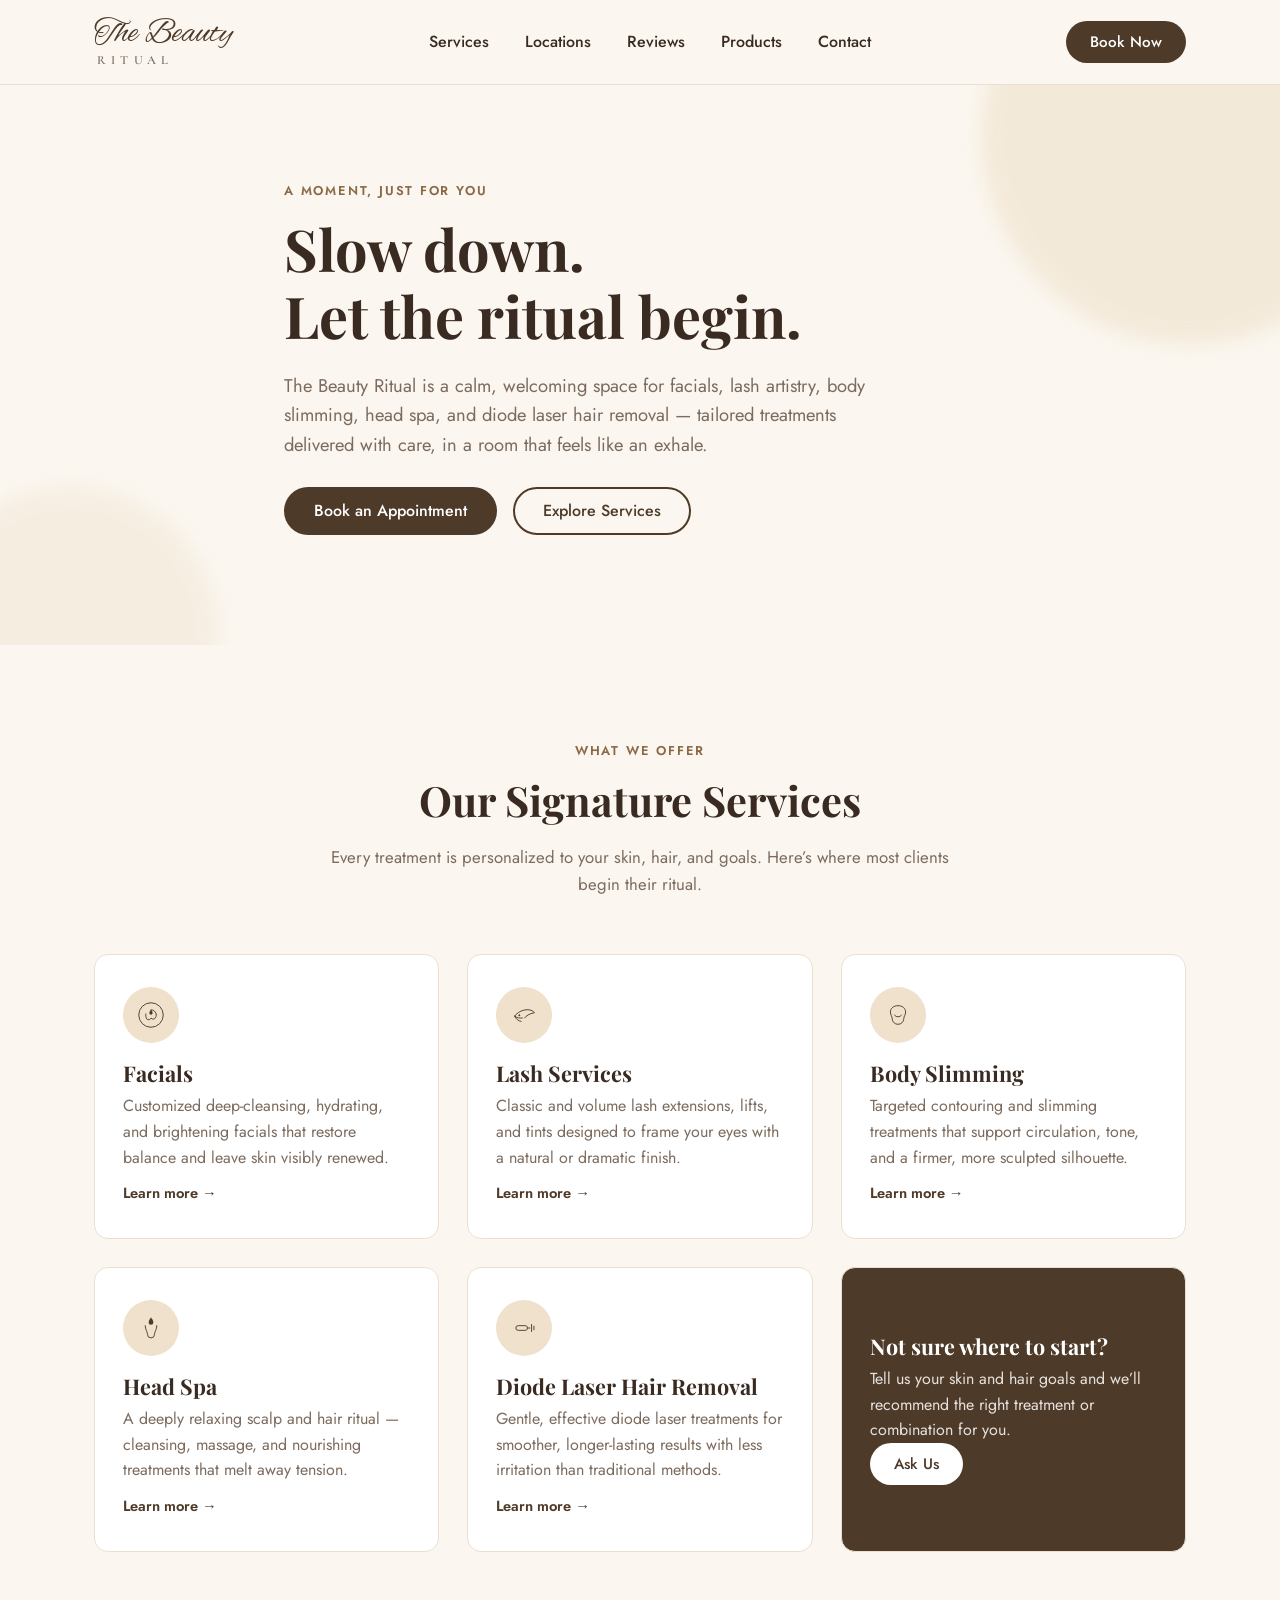
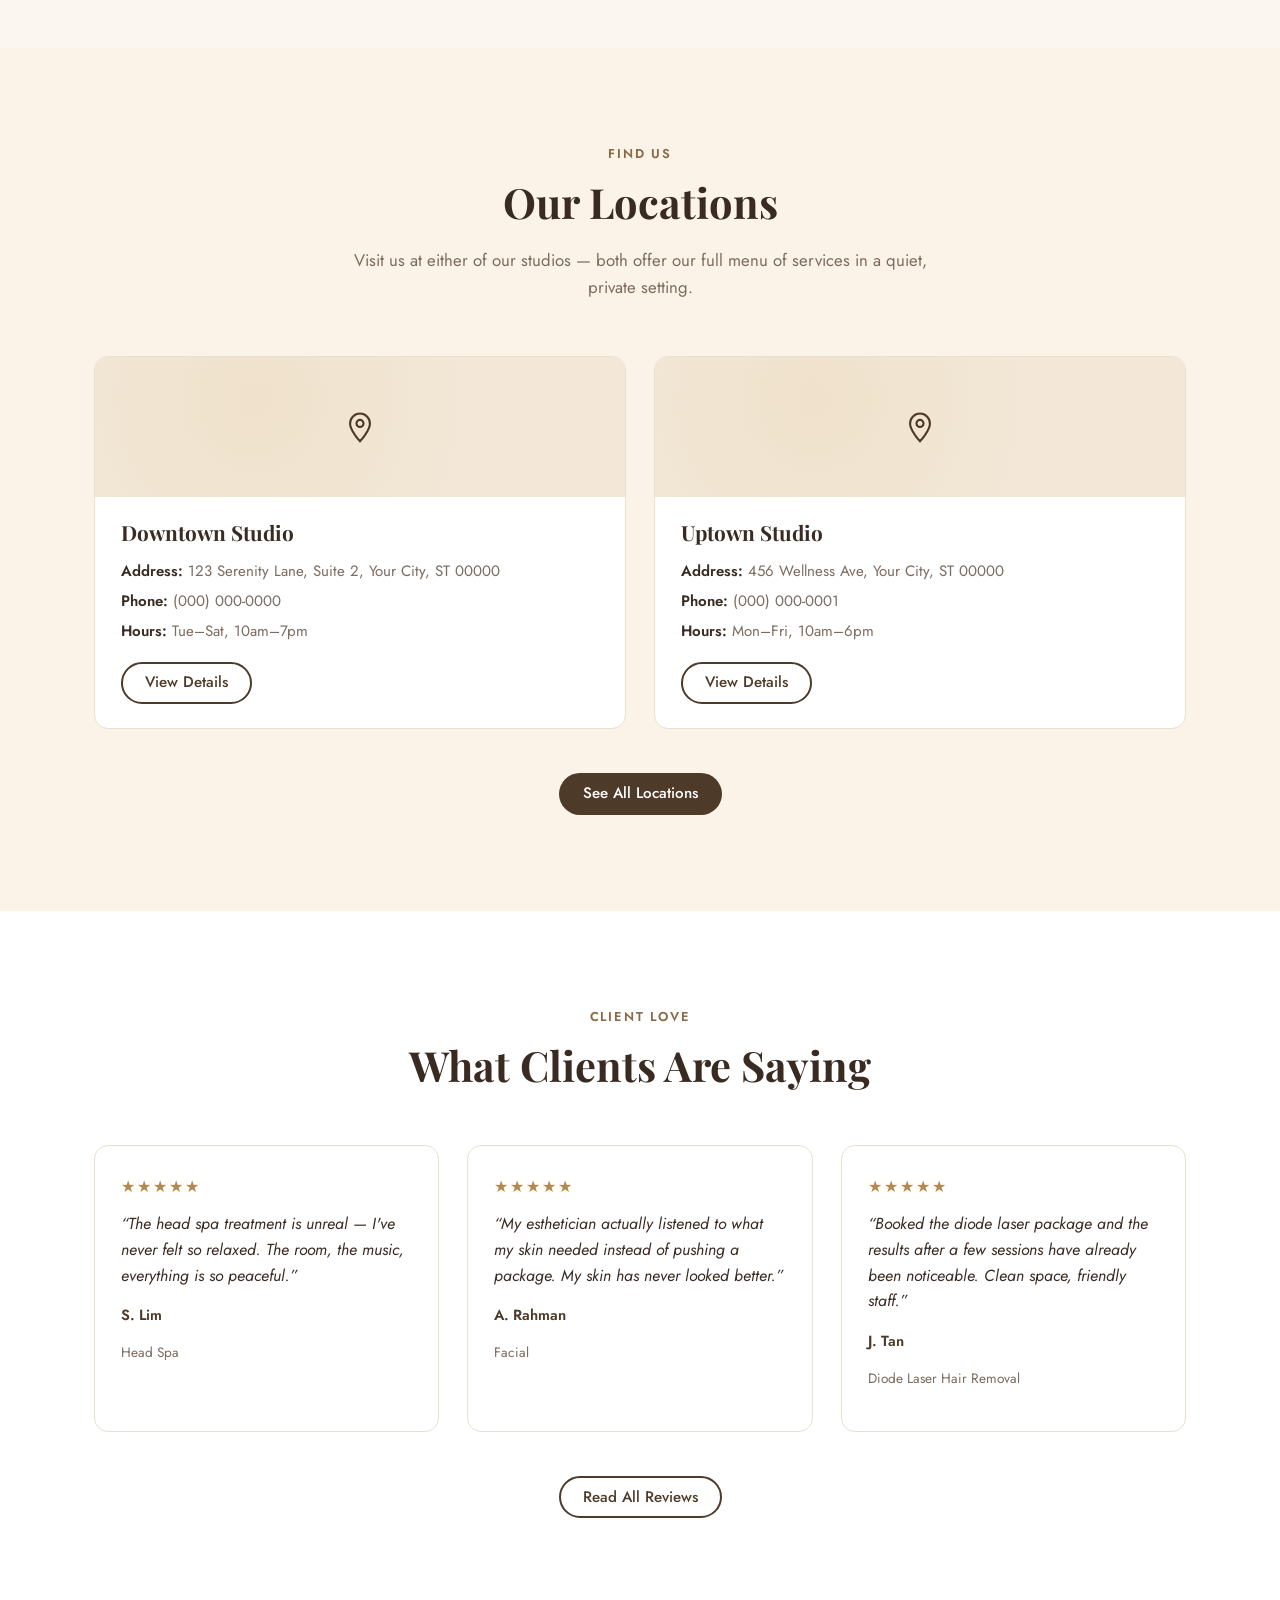
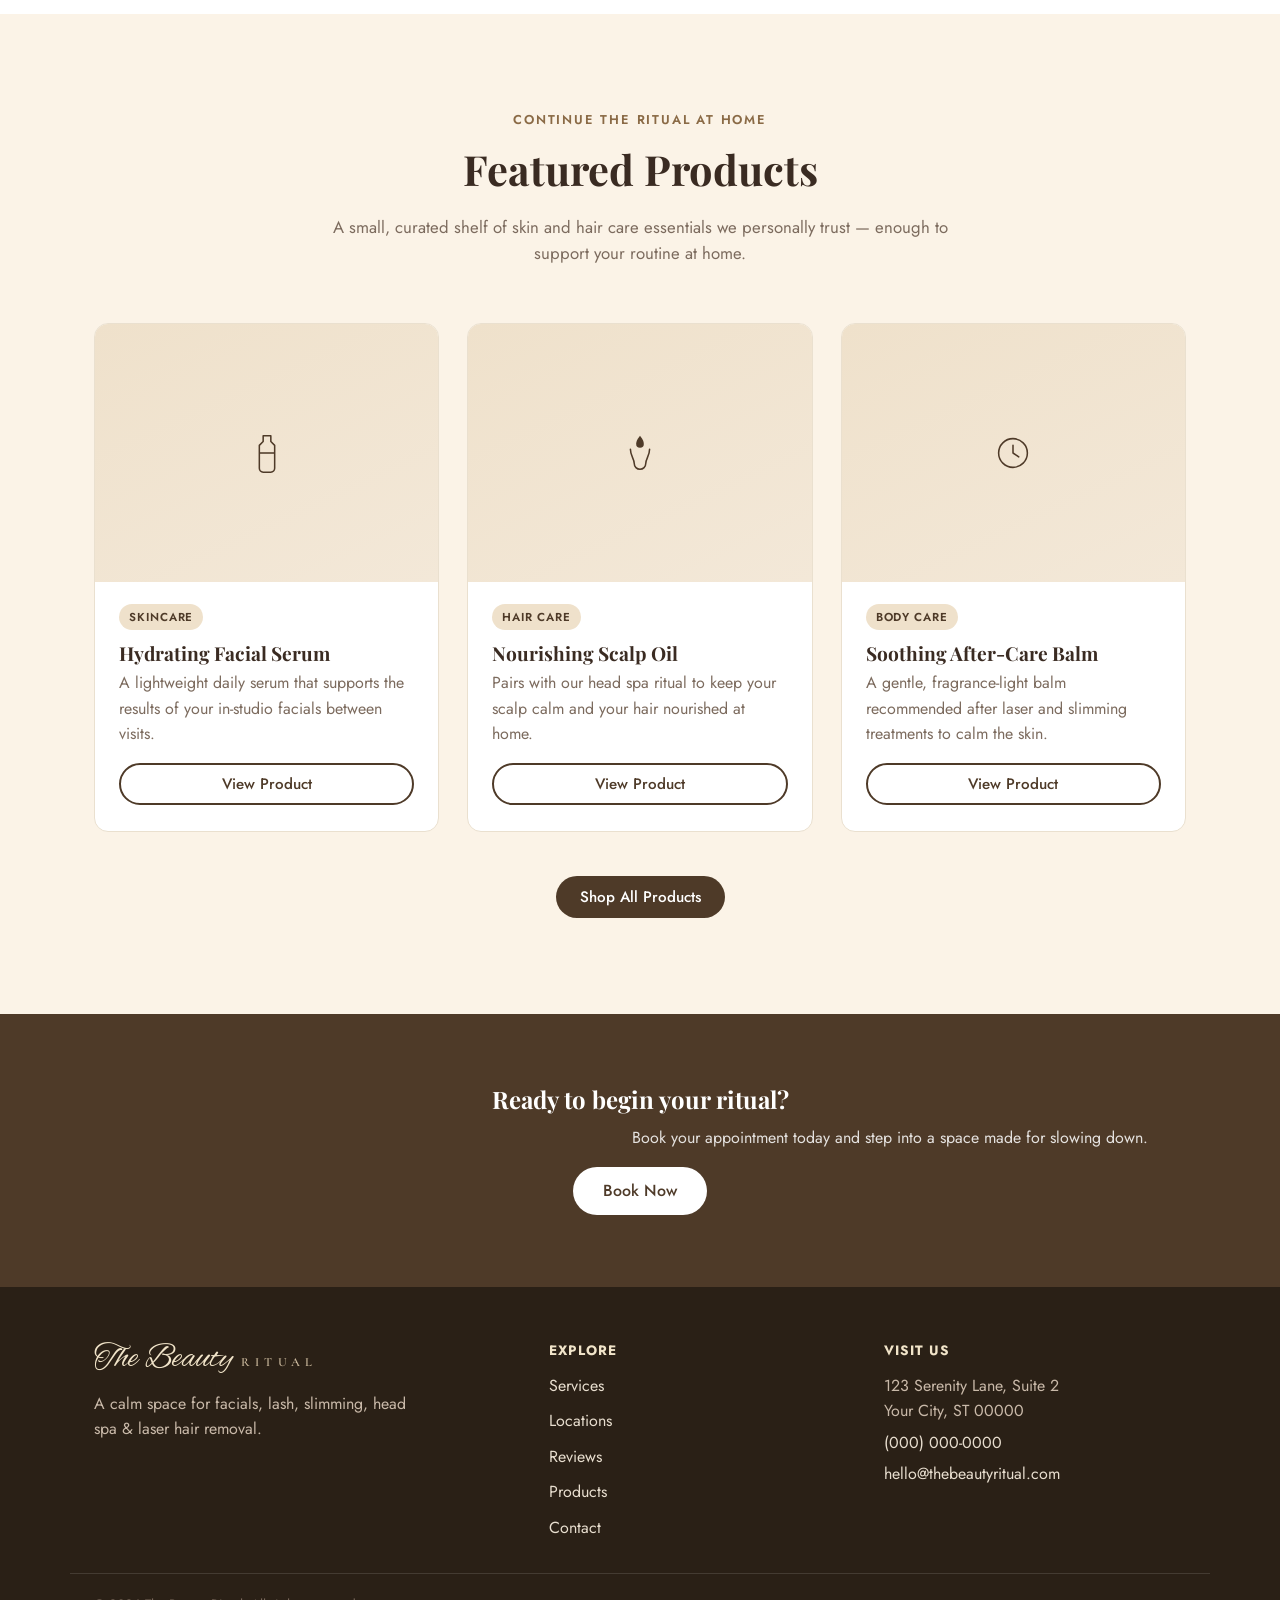
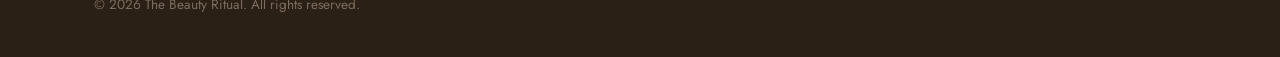
<file: index.html>
<!DOCTYPE html>
<html lang="en">
<head>
<meta charset="UTF-8">
<meta name="viewport" content="width=device-width, initial-scale=1.0">
<title>The Beauty Ritual | Facials, Lash, Slimming, Head Spa &amp; Laser Hair Removal</title>
<meta name="description" content="The Beauty Ritual is a calming salon offering facials, lash services, body slimming, head spa, and diode laser hair removal. Explore our locations, reviews, and products.">
<link rel="preconnect" href="https://fonts.googleapis.com">
<link rel="preconnect" href="https://fonts.gstatic.com" crossorigin>
<link href="https://fonts.googleapis.com/css2?family=Alex+Brush&family=Cormorant+Garamond:ital,wght@0,500;0,600;0,700;1,500&family=Jost:wght@400;500;600&family=Playfair+Display:wght@700;800;900&display=swap" rel="stylesheet">
<link rel="stylesheet" href="css/styles.css">
</head>
<body>

<a class="skip-link" href="#main">Skip to main content</a>

<header class="site-header" id="site-header">
  <div class="container header-inner">
    <a href="index.html" class="logo">
      <span class="logo-script">The Beauty</span>
      <span class="logo-ritual">Ritual</span>
    </a>

    <nav class="main-nav" id="main-nav" aria-label="Primary">
      <ul>
        <li><a href="services.html">Services</a></li>
        <li><a href="locations.html">Locations</a></li>
        <li><a href="reviews.html">Reviews</a></li>
        <li><a href="products.html">Products</a></li>
        <li><a href="contact.html">Contact</a></li>
        <li class="nav-cta-mobile"><a href="contact.html" class="btn btn-primary btn-small">Book Now</a></li>
      </ul>
    </nav>

    <div class="header-actions">
      <a href="contact.html" class="btn btn-primary btn-small">Book Now</a>
      <button class="nav-toggle" id="nav-toggle" aria-expanded="false" aria-controls="main-nav" aria-label="Open menu">
        <span class="nav-toggle-bar"></span>
        <span class="nav-toggle-bar"></span>
        <span class="nav-toggle-bar"></span>
      </button>
    </div>
  </div>
</header>

<main id="main">

  <section class="hero" id="top">
    <div class="hero-blob hero-blob-1" aria-hidden="true"></div>
    <div class="hero-blob hero-blob-2" aria-hidden="true"></div>
    <div class="container hero-inner">
      <p class="eyebrow">A moment, just for you</p>
      <h1>Slow down.<br>Let the ritual begin.</h1>
      <p class="hero-lead">
        The Beauty Ritual is a calm, welcoming space for facials, lash artistry,
        body slimming, head spa, and diode laser hair removal &mdash; tailored
        treatments delivered with care, in a room that feels like an exhale.
      </p>
      <div class="hero-actions">
        <a href="contact.html" class="btn btn-primary">Book an Appointment</a>
        <a href="services.html" class="btn btn-ghost">Explore Services</a>
      </div>
    </div>
  </section>

  <!-- Services -->
  <section class="section" id="services">
    <div class="container">
      <div class="section-head">
        <p class="eyebrow center">What we offer</p>
        <h2 class="section-title center">Our Signature Services</h2>
        <p class="section-lead center">
          Every treatment is personalized to your skin, hair, and goals.
          Here&rsquo;s where most clients begin their ritual.
        </p>
      </div>

      <div class="service-grid">

        <article class="service-card">
          <div class="service-icon" aria-hidden="true">
            <svg viewBox="0 0 48 48" fill="none" xmlns="http://www.w3.org/2000/svg">
              <circle cx="24" cy="24" r="21" stroke="currentColor" stroke-width="1.6"/>
              <path d="M24 15a9 9 0 0 1 9 9c0 3-1.5 5-3 6.5a5 5 0 0 1-6-1.2A5 5 0 0 1 18 32c-1.5-1.5-3-3.5-3-8 0-.7.05-1.4.15-2" stroke="currentColor" stroke-width="1.6" stroke-linecap="round"/>
              <path d="M24 15c1.8 2 2.8 3.8 2.8 5.6a2.8 2.8 0 1 1-5.6 0c0-1.8 1-3.6 2.8-5.6Z" fill="currentColor"/>
            </svg>
          </div>
          <h3>Facials</h3>
          <p>Customized deep-cleansing, hydrating, and brightening facials that
             restore balance and leave skin visibly renewed.</p>
          <a class="card-link" href="services.html#facials">Learn more &rarr;</a>
        </article>

        <article class="service-card">
          <div class="service-icon" aria-hidden="true">
            <svg viewBox="0 0 48 48" fill="none" xmlns="http://www.w3.org/2000/svg">
              <path d="M8 26c6-10 26-16 34-6-9 2-14 5-17 9M8 26c4 3 9 4 13 3M8 26c2 5 6 8 11 9" stroke="currentColor" stroke-width="1.6" stroke-linecap="round" stroke-linejoin="round"/>
              <circle cx="16" cy="24.5" r="1.6" fill="currentColor"/>
            </svg>
          </div>
          <h3>Lash Services</h3>
          <p>Classic and volume lash extensions, lifts, and tints designed to
             frame your eyes with a natural or dramatic finish.</p>
          <a class="card-link" href="services.html#lash">Learn more &rarr;</a>
        </article>

        <article class="service-card">
          <div class="service-icon" aria-hidden="true">
            <svg viewBox="0 0 48 48" fill="none" xmlns="http://www.w3.org/2000/svg">
              <path d="M24 8c7 0 13 4 13 11 0 5-3 7-3 11 0 5.5-4.5 10-10 10s-10-4.5-10-10c0-4-3-6-3-11 0-7 6-11 13-11Z" stroke="currentColor" stroke-width="1.6" stroke-linejoin="round"/>
              <path d="M18 24c1.5 2 3 3 6 3s4.5-1 6-3" stroke="currentColor" stroke-width="1.6" stroke-linecap="round"/>
            </svg>
          </div>
          <h3>Body Slimming</h3>
          <p>Targeted contouring and slimming treatments that support
             circulation, tone, and a firmer, more sculpted silhouette.</p>
          <a class="card-link" href="services.html#slimming">Learn more &rarr;</a>
        </article>

        <article class="service-card">
          <div class="service-icon" aria-hidden="true">
            <svg viewBox="0 0 48 48" fill="none" xmlns="http://www.w3.org/2000/svg">
              <path d="M24 6c-3 4-4 6-4 8.5a4 4 0 1 0 8 0C28 12 27 10 24 6Z" fill="currentColor"/>
              <path d="M14 20c0 7 4 10 4 15a6 6 0 0 0 12 0c0-5 4-8 4-15" stroke="currentColor" stroke-width="1.6" stroke-linecap="round"/>
            </svg>
          </div>
          <h3>Head Spa</h3>
          <p>A deeply relaxing scalp and hair ritual &mdash; cleansing, massage,
             and nourishing treatments that melt away tension.</p>
          <a class="card-link" href="services.html#head-spa">Learn more &rarr;</a>
        </article>

        <article class="service-card">
          <div class="service-icon" aria-hidden="true">
            <svg viewBox="0 0 48 48" fill="none" xmlns="http://www.w3.org/2000/svg">
              <rect x="10" y="20" width="20" height="8" rx="4" stroke="currentColor" stroke-width="1.6"/>
              <path d="M30 24h4M37 18v12M41 21v6" stroke="currentColor" stroke-width="1.6" stroke-linecap="round"/>
            </svg>
          </div>
          <h3>Diode Laser Hair Removal</h3>
          <p>Gentle, effective diode laser treatments for smoother, longer-lasting
             results with less irritation than traditional methods.</p>
          <a class="card-link" href="services.html#laser">Learn more &rarr;</a>
        </article>

        <article class="service-card service-card-cta">
          <h3>Not sure where to start?</h3>
          <p>Tell us your skin and hair goals and we&rsquo;ll recommend the
             right treatment or combination for you.</p>
          <a href="contact.html" class="btn btn-primary btn-small">Ask Us</a>
        </article>

      </div>
    </div>
  </section>

  <!-- Locations -->
  <section class="section alt" id="locations">
    <div class="container">
      <div class="section-head">
        <p class="eyebrow center">Find us</p>
        <h2 class="section-title center">Our Locations</h2>
        <p class="section-lead center">
          Visit us at either of our studios &mdash; both offer our full menu
          of services in a quiet, private setting.
        </p>
      </div>

      <div class="location-grid">
        <article class="location-card">
          <div class="location-map" aria-hidden="true">
            <svg viewBox="0 0 24 24" fill="none" xmlns="http://www.w3.org/2000/svg">
              <path d="M12 22s7-7.4 7-12.5A7 7 0 0 0 5 9.5C5 14.6 12 22 12 22Z" stroke="currentColor" stroke-width="1.5"/>
              <circle cx="12" cy="9.5" r="2.5" stroke="currentColor" stroke-width="1.5"/>
            </svg>
          </div>
          <div class="location-body">
            <h3>Downtown Studio</h3>
            <dl class="location-meta">
              <div><strong>Address:</strong> 123 Serenity Lane, Suite 2, Your City, ST 00000</div>
              <div><strong>Phone:</strong> (000) 000-0000</div>
              <div><strong>Hours:</strong> Tue&ndash;Sat, 10am&ndash;7pm</div>
            </dl>
            <a href="locations.html" class="btn btn-ghost btn-small">View Details</a>
          </div>
        </article>

        <article class="location-card">
          <div class="location-map" aria-hidden="true">
            <svg viewBox="0 0 24 24" fill="none" xmlns="http://www.w3.org/2000/svg">
              <path d="M12 22s7-7.4 7-12.5A7 7 0 0 0 5 9.5C5 14.6 12 22 12 22Z" stroke="currentColor" stroke-width="1.5"/>
              <circle cx="12" cy="9.5" r="2.5" stroke="currentColor" stroke-width="1.5"/>
            </svg>
          </div>
          <div class="location-body">
            <h3>Uptown Studio</h3>
            <dl class="location-meta">
              <div><strong>Address:</strong> 456 Wellness Ave, Your City, ST 00000</div>
              <div><strong>Phone:</strong> (000) 000-0001</div>
              <div><strong>Hours:</strong> Mon&ndash;Fri, 10am&ndash;6pm</div>
            </dl>
            <a href="locations.html" class="btn btn-ghost btn-small">View Details</a>
          </div>
        </article>
      </div>

      <div class="section-foot">
        <a href="locations.html" class="btn btn-primary btn-small">See All Locations</a>
      </div>
    </div>
  </section>

  <!-- Reviews -->
  <section class="section on-surface" id="reviews">
    <div class="container">
      <div class="section-head">
        <p class="eyebrow center">Client love</p>
        <h2 class="section-title center">What Clients Are Saying</h2>
      </div>

      <div class="review-grid">
        <article class="review-card">
          <div class="review-stars" aria-hidden="true">&#9733;&#9733;&#9733;&#9733;&#9733;</div>
          <p class="review-quote">&ldquo;The head spa treatment is unreal &mdash; I've never felt so relaxed. The room, the music, everything is so peaceful.&rdquo;</p>
          <p class="review-author">S. Lim</p>
          <p class="review-service">Head Spa</p>
        </article>
        <article class="review-card">
          <div class="review-stars" aria-hidden="true">&#9733;&#9733;&#9733;&#9733;&#9733;</div>
          <p class="review-quote">&ldquo;My esthetician actually listened to what my skin needed instead of pushing a package. My skin has never looked better.&rdquo;</p>
          <p class="review-author">A. Rahman</p>
          <p class="review-service">Facial</p>
        </article>
        <article class="review-card">
          <div class="review-stars" aria-hidden="true">&#9733;&#9733;&#9733;&#9733;&#9733;</div>
          <p class="review-quote">&ldquo;Booked the diode laser package and the results after a few sessions have already been noticeable. Clean space, friendly staff.&rdquo;</p>
          <p class="review-author">J. Tan</p>
          <p class="review-service">Diode Laser Hair Removal</p>
        </article>
      </div>

      <div class="section-foot">
        <a href="reviews.html" class="btn btn-ghost btn-small">Read All Reviews</a>
      </div>
    </div>
  </section>

  <!-- Featured Products -->
  <section class="section alt" id="products">
    <div class="container">
      <div class="section-head">
        <p class="eyebrow center">Continue the ritual at home</p>
        <h2 class="section-title center">Featured Products</h2>
        <p class="section-lead center">
          A small, curated shelf of skin and hair care essentials we
          personally trust &mdash; enough to support your routine at home.
        </p>
      </div>

      <div class="product-grid">
        <article class="product-card">
          <div class="product-media" aria-hidden="true">
            <svg viewBox="0 0 48 48" fill="none" xmlns="http://www.w3.org/2000/svg">
              <path d="M20 6h8v6l4 4v24a4 4 0 0 1-4 4h-8a4 4 0 0 1-4-4V16l4-4V6Z" stroke="currentColor" stroke-width="1.6" stroke-linejoin="round"/>
              <path d="M16 24h16" stroke="currentColor" stroke-width="1.6"/>
            </svg>
          </div>
          <div class="product-body">
            <span class="product-tag">Skincare</span>
            <h3>Hydrating Facial Serum</h3>
            <p>A lightweight daily serum that supports the results of your
               in-studio facials between visits.</p>
            <a href="products.html" class="btn btn-ghost btn-small">View Product</a>
          </div>
        </article>

        <article class="product-card">
          <div class="product-media" aria-hidden="true">
            <svg viewBox="0 0 48 48" fill="none" xmlns="http://www.w3.org/2000/svg">
              <path d="M24 6c-3 4-4 6-4 8.5a4 4 0 1 0 8 0C28 12 27 10 24 6Z" fill="currentColor"/>
              <path d="M14 20c0 7 4 10 4 15a6 6 0 0 0 12 0c0-5 4-8 4-15" stroke="currentColor" stroke-width="1.6" stroke-linecap="round"/>
            </svg>
          </div>
          <div class="product-body">
            <span class="product-tag">Hair Care</span>
            <h3>Nourishing Scalp Oil</h3>
            <p>Pairs with our head spa ritual to keep your scalp calm and
               your hair nourished at home.</p>
            <a href="products.html" class="btn btn-ghost btn-small">View Product</a>
          </div>
        </article>

        <article class="product-card">
          <div class="product-media" aria-hidden="true">
            <svg viewBox="0 0 48 48" fill="none" xmlns="http://www.w3.org/2000/svg">
              <circle cx="24" cy="24" r="15" stroke="currentColor" stroke-width="1.6"/>
              <path d="M24 16v8l6 4" stroke="currentColor" stroke-width="1.6" stroke-linecap="round" stroke-linejoin="round"/>
            </svg>
          </div>
          <div class="product-body">
            <span class="product-tag">Body Care</span>
            <h3>Soothing After-Care Balm</h3>
            <p>A gentle, fragrance-light balm recommended after laser and
               slimming treatments to calm the skin.</p>
            <a href="products.html" class="btn btn-ghost btn-small">View Product</a>
          </div>
        </article>
      </div>

      <div class="section-foot">
        <a href="products.html" class="btn btn-primary btn-small">Shop All Products</a>
      </div>
    </div>
  </section>

  <section class="cta-banner">
    <div class="container">
      <h2>Ready to begin your ritual?</h2>
      <p>Book your appointment today and step into a space made for slowing down.</p>
      <a href="contact.html" class="btn btn-primary">Book Now</a>
    </div>
  </section>

</main>

<footer class="site-footer">
  <div class="container footer-grid">
    <div class="footer-brand">
      <span class="logo-script">The Beauty</span>
      <span class="logo-ritual">Ritual</span>
      <p>A calm space for facials, lash, slimming, head spa &amp; laser hair removal.</p>
    </div>
    <div class="footer-col">
      <h4>Explore</h4>
      <ul>
        <li><a href="services.html">Services</a></li>
        <li><a href="locations.html">Locations</a></li>
        <li><a href="reviews.html">Reviews</a></li>
        <li><a href="products.html">Products</a></li>
        <li><a href="contact.html">Contact</a></li>
      </ul>
    </div>
    <div class="footer-col">
      <h4>Visit Us</h4>
      <p>123 Serenity Lane, Suite 2<br>Your City, ST 00000</p>
      <p><a href="tel:+10000000000">(000) 000-0000</a></p>
      <p><a href="mailto:hello@thebeautyritual.com">hello@thebeautyritual.com</a></p>
    </div>
  </div>
  <div class="container footer-bottom">
    <p>&copy; <span id="year"></span> The Beauty Ritual. All rights reserved.</p>
  </div>
</footer>

<script src="js/main.js"></script>
</body>
</html>
</file>
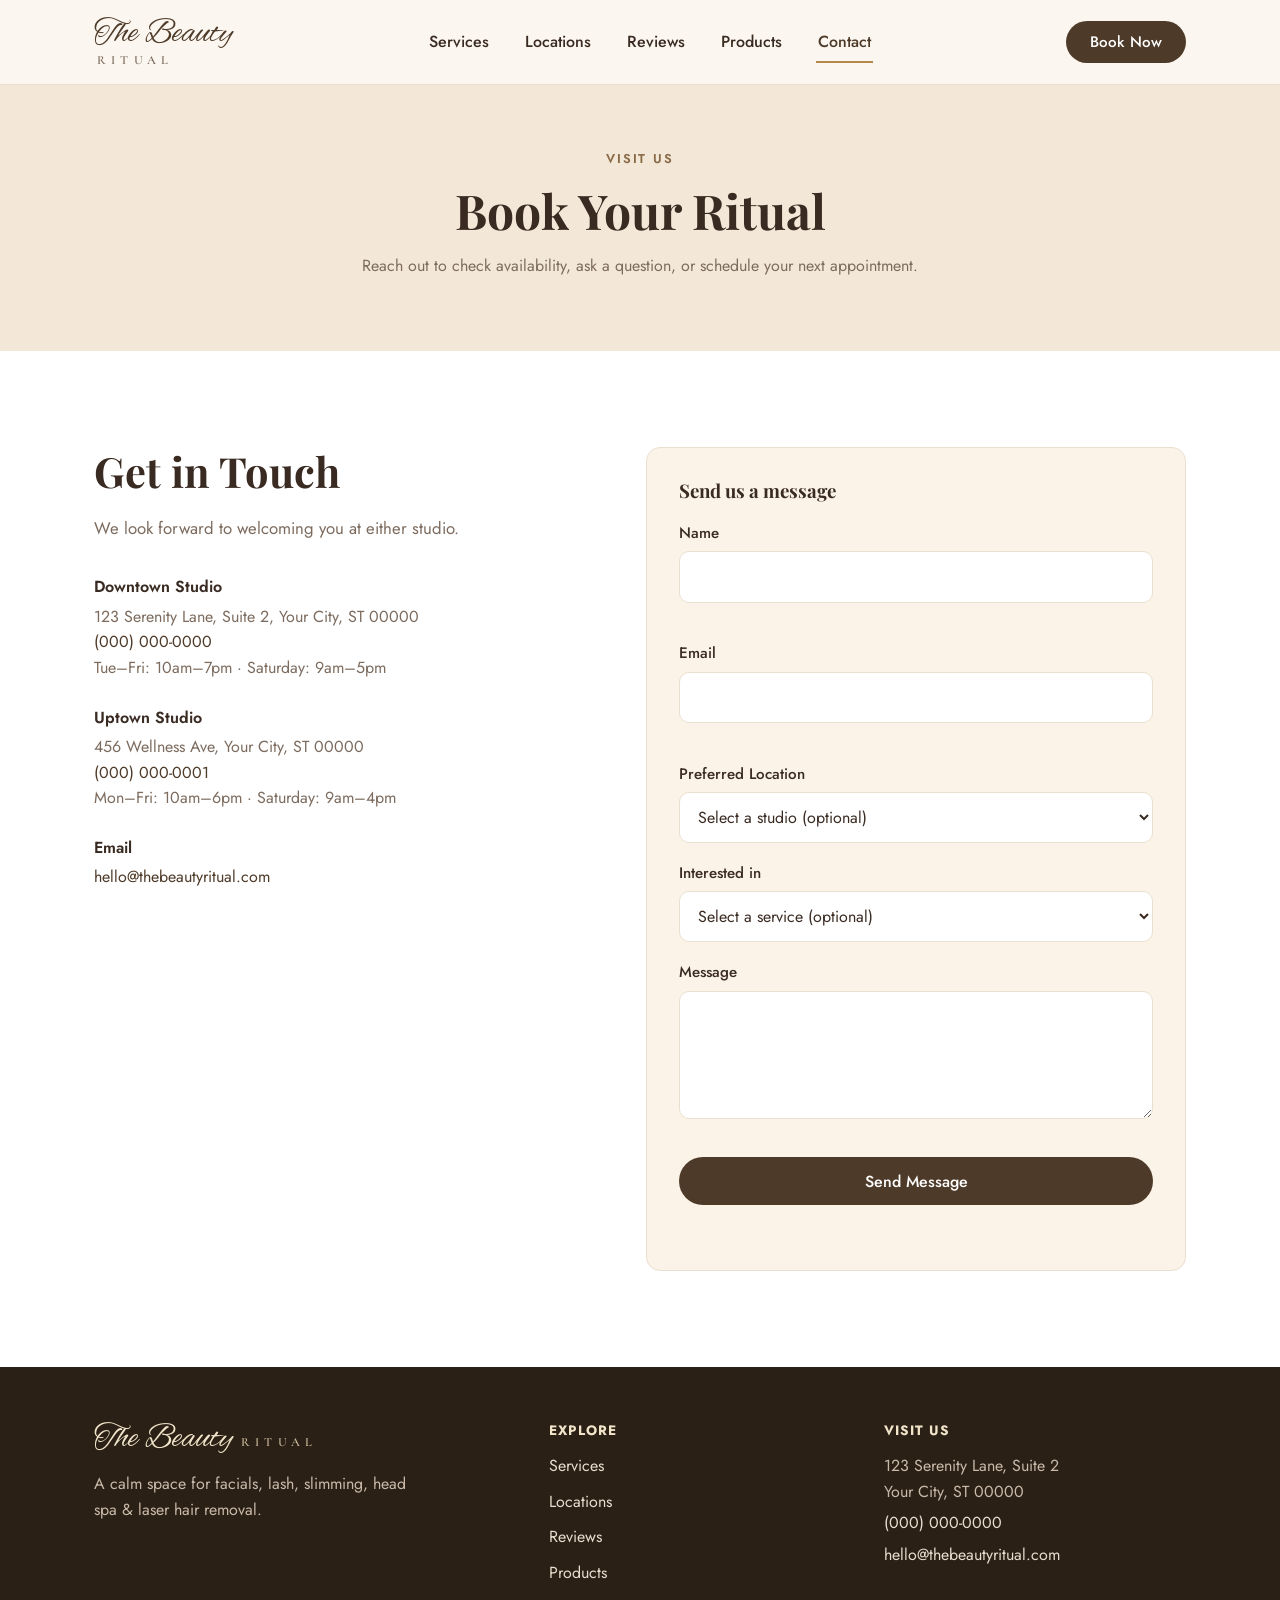
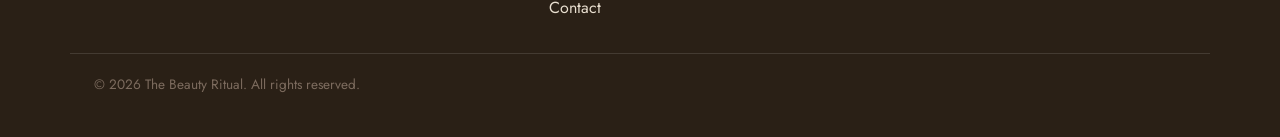
<file: contact.html>
<!DOCTYPE html>
<html lang="en">
<head>
<meta charset="UTF-8">
<meta name="viewport" content="width=device-width, initial-scale=1.0">
<title>Contact &amp; Book | The Beauty Ritual</title>
<meta name="description" content="Book an appointment or get in touch with The Beauty Ritual.">
<link rel="preconnect" href="https://fonts.googleapis.com">
<link rel="preconnect" href="https://fonts.gstatic.com" crossorigin>
<link href="https://fonts.googleapis.com/css2?family=Alex+Brush&family=Cormorant+Garamond:ital,wght@0,500;0,600;0,700;1,500&family=Jost:wght@400;500;600&family=Playfair+Display:wght@700;800;900&display=swap" rel="stylesheet">
<link rel="stylesheet" href="css/styles.css">
</head>
<body>

<a class="skip-link" href="#main">Skip to main content</a>

<header class="site-header" id="site-header">
  <div class="container header-inner">
    <a href="index.html" class="logo">
      <span class="logo-script">The Beauty</span>
      <span class="logo-ritual">Ritual</span>
    </a>

    <nav class="main-nav" id="main-nav" aria-label="Primary">
      <ul>
        <li><a href="services.html">Services</a></li>
        <li><a href="locations.html">Locations</a></li>
        <li><a href="reviews.html">Reviews</a></li>
        <li><a href="products.html">Products</a></li>
        <li><a href="contact.html" aria-current="page">Contact</a></li>
        <li class="nav-cta-mobile"><a href="contact.html" class="btn btn-primary btn-small">Book Now</a></li>
      </ul>
    </nav>

    <div class="header-actions">
      <a href="contact.html" class="btn btn-primary btn-small">Book Now</a>
      <button class="nav-toggle" id="nav-toggle" aria-expanded="false" aria-controls="main-nav" aria-label="Open menu">
        <span class="nav-toggle-bar"></span>
        <span class="nav-toggle-bar"></span>
        <span class="nav-toggle-bar"></span>
      </button>
    </div>
  </div>
</header>

<main id="main">

  <section class="page-banner">
    <div class="container">
      <p class="eyebrow">Visit us</p>
      <h1>Book Your Ritual</h1>
      <p>Reach out to check availability, ask a question, or schedule your next appointment.</p>
    </div>
  </section>

  <section class="section on-surface">
    <div class="container contact-inner">
      <div class="contact-info">
        <h2 class="section-title">Get in Touch</h2>
        <p class="section-lead">We look forward to welcoming you at either studio.</p>

        <dl class="info-list">
          <div class="info-item">
            <dt>Downtown Studio</dt>
            <dd>
              123 Serenity Lane, Suite 2, Your City, ST 00000<br>
              <a href="tel:+10000000000">(000) 000-0000</a><br>
              Tue&ndash;Fri: 10am&ndash;7pm &middot; Saturday: 9am&ndash;5pm
            </dd>
          </div>
          <div class="info-item">
            <dt>Uptown Studio</dt>
            <dd>
              456 Wellness Ave, Your City, ST 00000<br>
              <a href="tel:+10000000001">(000) 000-0001</a><br>
              Mon&ndash;Fri: 10am&ndash;6pm &middot; Saturday: 9am&ndash;4pm
            </dd>
          </div>
          <div class="info-item">
            <dt>Email</dt>
            <dd><a href="mailto:hello@thebeautyritual.com">hello@thebeautyritual.com</a></dd>
          </div>
        </dl>
      </div>

      <form class="contact-form" id="contact-form" novalidate>
        <h3>Send us a message</h3>

        <div class="form-row">
          <label for="name">Name</label>
          <input type="text" id="name" name="name" autocomplete="name" required>
          <span class="form-error" id="name-error" role="alert"></span>
        </div>

        <div class="form-row">
          <label for="email">Email</label>
          <input type="email" id="email" name="email" autocomplete="email" required>
          <span class="form-error" id="email-error" role="alert"></span>
        </div>

        <div class="form-row">
          <label for="location">Preferred Location</label>
          <select id="location" name="location">
            <option value="">Select a studio (optional)</option>
            <option>Downtown Studio</option>
            <option>Uptown Studio</option>
            <option>Not sure yet</option>
          </select>
        </div>

        <div class="form-row">
          <label for="service">Interested in</label>
          <select id="service" name="service">
            <option value="">Select a service (optional)</option>
            <option>Facial</option>
            <option>Lash Services</option>
            <option>Body Slimming</option>
            <option>Head Spa</option>
            <option>Diode Laser Hair Removal</option>
            <option>Products</option>
            <option>Not sure yet</option>
          </select>
        </div>

        <div class="form-row">
          <label for="message">Message</label>
          <textarea id="message" name="message" rows="4" required></textarea>
          <span class="form-error" id="message-error" role="alert"></span>
        </div>

        <button type="submit" class="btn btn-primary btn-full">Send Message</button>
        <p class="form-status" id="form-status" role="status" aria-live="polite"></p>
      </form>
    </div>
  </section>

</main>

<footer class="site-footer">
  <div class="container footer-grid">
    <div class="footer-brand">
      <span class="logo-script">The Beauty</span>
      <span class="logo-ritual">Ritual</span>
      <p>A calm space for facials, lash, slimming, head spa &amp; laser hair removal.</p>
    </div>
    <div class="footer-col">
      <h4>Explore</h4>
      <ul>
        <li><a href="services.html">Services</a></li>
        <li><a href="locations.html">Locations</a></li>
        <li><a href="reviews.html">Reviews</a></li>
        <li><a href="products.html">Products</a></li>
        <li><a href="contact.html">Contact</a></li>
      </ul>
    </div>
    <div class="footer-col">
      <h4>Visit Us</h4>
      <p>123 Serenity Lane, Suite 2<br>Your City, ST 00000</p>
      <p><a href="tel:+10000000000">(000) 000-0000</a></p>
      <p><a href="mailto:hello@thebeautyritual.com">hello@thebeautyritual.com</a></p>
    </div>
  </div>
  <div class="container footer-bottom">
    <p>&copy; <span id="year"></span> The Beauty Ritual. All rights reserved.</p>
  </div>
</footer>

<script src="js/main.js"></script>
</body>
</html>
</file>
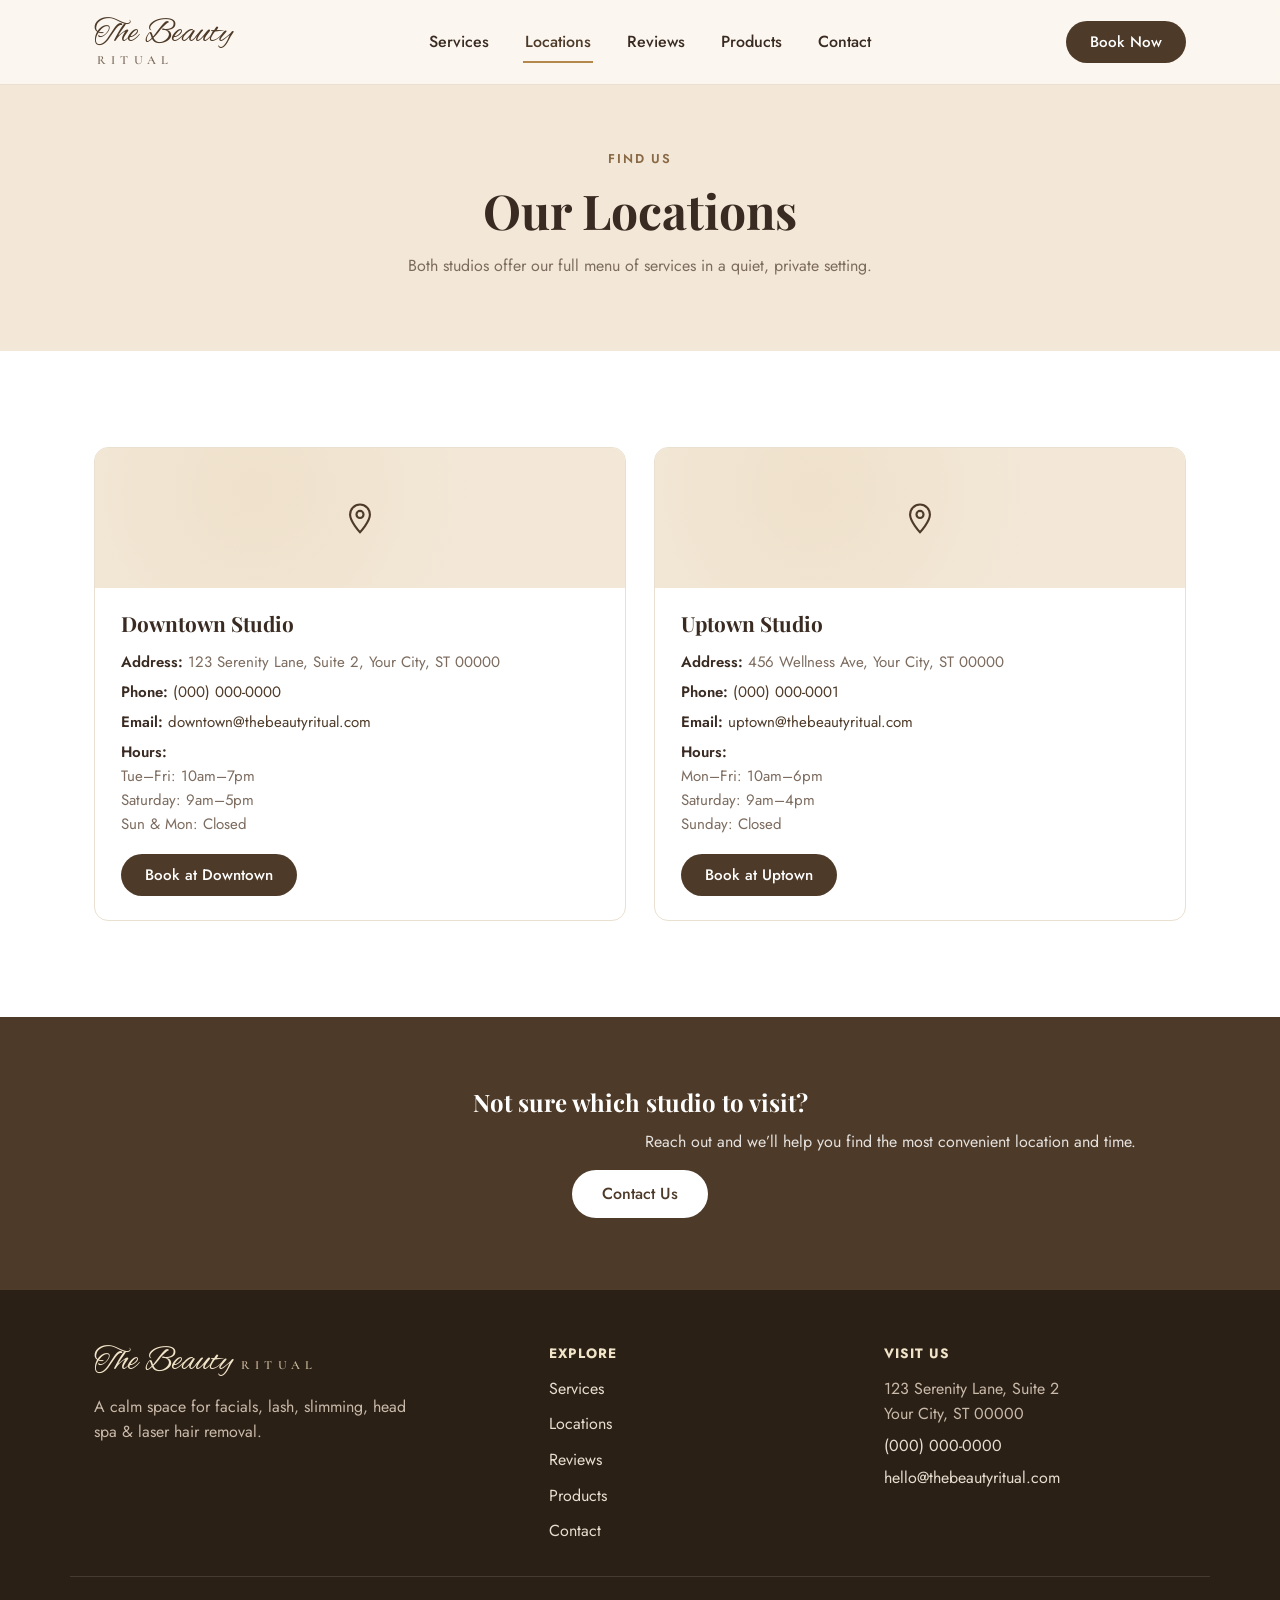
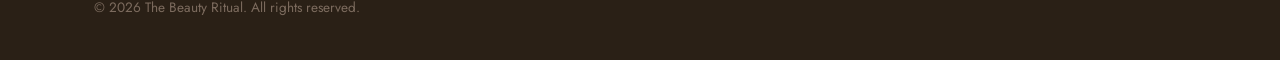
<file: locations.html>
<!DOCTYPE html>
<html lang="en">
<head>
<meta charset="UTF-8">
<meta name="viewport" content="width=device-width, initial-scale=1.0">
<title>Locations | The Beauty Ritual</title>
<meta name="description" content="Find The Beauty Ritual studio locations, hours, and contact details.">
<link rel="preconnect" href="https://fonts.googleapis.com">
<link rel="preconnect" href="https://fonts.gstatic.com" crossorigin>
<link href="https://fonts.googleapis.com/css2?family=Alex+Brush&family=Cormorant+Garamond:ital,wght@0,500;0,600;0,700;1,500&family=Jost:wght@400;500;600&family=Playfair+Display:wght@700;800;900&display=swap" rel="stylesheet">
<link rel="stylesheet" href="css/styles.css">
</head>
<body>

<a class="skip-link" href="#main">Skip to main content</a>

<header class="site-header" id="site-header">
  <div class="container header-inner">
    <a href="index.html" class="logo">
      <span class="logo-script">The Beauty</span>
      <span class="logo-ritual">Ritual</span>
    </a>

    <nav class="main-nav" id="main-nav" aria-label="Primary">
      <ul>
        <li><a href="services.html">Services</a></li>
        <li><a href="locations.html" aria-current="page">Locations</a></li>
        <li><a href="reviews.html">Reviews</a></li>
        <li><a href="products.html">Products</a></li>
        <li><a href="contact.html">Contact</a></li>
        <li class="nav-cta-mobile"><a href="contact.html" class="btn btn-primary btn-small">Book Now</a></li>
      </ul>
    </nav>

    <div class="header-actions">
      <a href="contact.html" class="btn btn-primary btn-small">Book Now</a>
      <button class="nav-toggle" id="nav-toggle" aria-expanded="false" aria-controls="main-nav" aria-label="Open menu">
        <span class="nav-toggle-bar"></span>
        <span class="nav-toggle-bar"></span>
        <span class="nav-toggle-bar"></span>
      </button>
    </div>
  </div>
</header>

<main id="main">

  <section class="page-banner">
    <div class="container">
      <p class="eyebrow">Find us</p>
      <h1>Our Locations</h1>
      <p>Both studios offer our full menu of services in a quiet, private setting.</p>
    </div>
  </section>

  <section class="section on-surface">
    <div class="container">
      <div class="location-grid">

        <article class="location-card">
          <div class="location-map" aria-hidden="true">
            <svg viewBox="0 0 24 24" fill="none" xmlns="http://www.w3.org/2000/svg">
              <path d="M12 22s7-7.4 7-12.5A7 7 0 0 0 5 9.5C5 14.6 12 22 12 22Z" stroke="currentColor" stroke-width="1.5"/>
              <circle cx="12" cy="9.5" r="2.5" stroke="currentColor" stroke-width="1.5"/>
            </svg>
          </div>
          <div class="location-body">
            <h3>Downtown Studio</h3>
            <dl class="location-meta">
              <div><strong>Address:</strong> 123 Serenity Lane, Suite 2, Your City, ST 00000</div>
              <div><strong>Phone:</strong> <a href="tel:+10000000000">(000) 000-0000</a></div>
              <div><strong>Email:</strong> <a href="mailto:downtown@thebeautyritual.com">downtown@thebeautyritual.com</a></div>
              <div>
                <strong>Hours:</strong><br>
                Tue&ndash;Fri: 10am&ndash;7pm<br>
                Saturday: 9am&ndash;5pm<br>
                Sun &amp; Mon: Closed
              </div>
            </dl>
            <a href="contact.html" class="btn btn-primary btn-small">Book at Downtown</a>
          </div>
        </article>

        <article class="location-card">
          <div class="location-map" aria-hidden="true">
            <svg viewBox="0 0 24 24" fill="none" xmlns="http://www.w3.org/2000/svg">
              <path d="M12 22s7-7.4 7-12.5A7 7 0 0 0 5 9.5C5 14.6 12 22 12 22Z" stroke="currentColor" stroke-width="1.5"/>
              <circle cx="12" cy="9.5" r="2.5" stroke="currentColor" stroke-width="1.5"/>
            </svg>
          </div>
          <div class="location-body">
            <h3>Uptown Studio</h3>
            <dl class="location-meta">
              <div><strong>Address:</strong> 456 Wellness Ave, Your City, ST 00000</div>
              <div><strong>Phone:</strong> <a href="tel:+10000000001">(000) 000-0001</a></div>
              <div><strong>Email:</strong> <a href="mailto:uptown@thebeautyritual.com">uptown@thebeautyritual.com</a></div>
              <div>
                <strong>Hours:</strong><br>
                Mon&ndash;Fri: 10am&ndash;6pm<br>
                Saturday: 9am&ndash;4pm<br>
                Sunday: Closed
              </div>
            </dl>
            <a href="contact.html" class="btn btn-primary btn-small">Book at Uptown</a>
          </div>
        </article>

      </div>
    </div>
  </section>

  <section class="cta-banner">
    <div class="container">
      <h2>Not sure which studio to visit?</h2>
      <p>Reach out and we&rsquo;ll help you find the most convenient location and time.</p>
      <a href="contact.html" class="btn btn-primary">Contact Us</a>
    </div>
  </section>

</main>

<footer class="site-footer">
  <div class="container footer-grid">
    <div class="footer-brand">
      <span class="logo-script">The Beauty</span>
      <span class="logo-ritual">Ritual</span>
      <p>A calm space for facials, lash, slimming, head spa &amp; laser hair removal.</p>
    </div>
    <div class="footer-col">
      <h4>Explore</h4>
      <ul>
        <li><a href="services.html">Services</a></li>
        <li><a href="locations.html">Locations</a></li>
        <li><a href="reviews.html">Reviews</a></li>
        <li><a href="products.html">Products</a></li>
        <li><a href="contact.html">Contact</a></li>
      </ul>
    </div>
    <div class="footer-col">
      <h4>Visit Us</h4>
      <p>123 Serenity Lane, Suite 2<br>Your City, ST 00000</p>
      <p><a href="tel:+10000000000">(000) 000-0000</a></p>
      <p><a href="mailto:hello@thebeautyritual.com">hello@thebeautyritual.com</a></p>
    </div>
  </div>
  <div class="container footer-bottom">
    <p>&copy; <span id="year"></span> The Beauty Ritual. All rights reserved.</p>
  </div>
</footer>

<script src="js/main.js"></script>
</body>
</html>
</file>
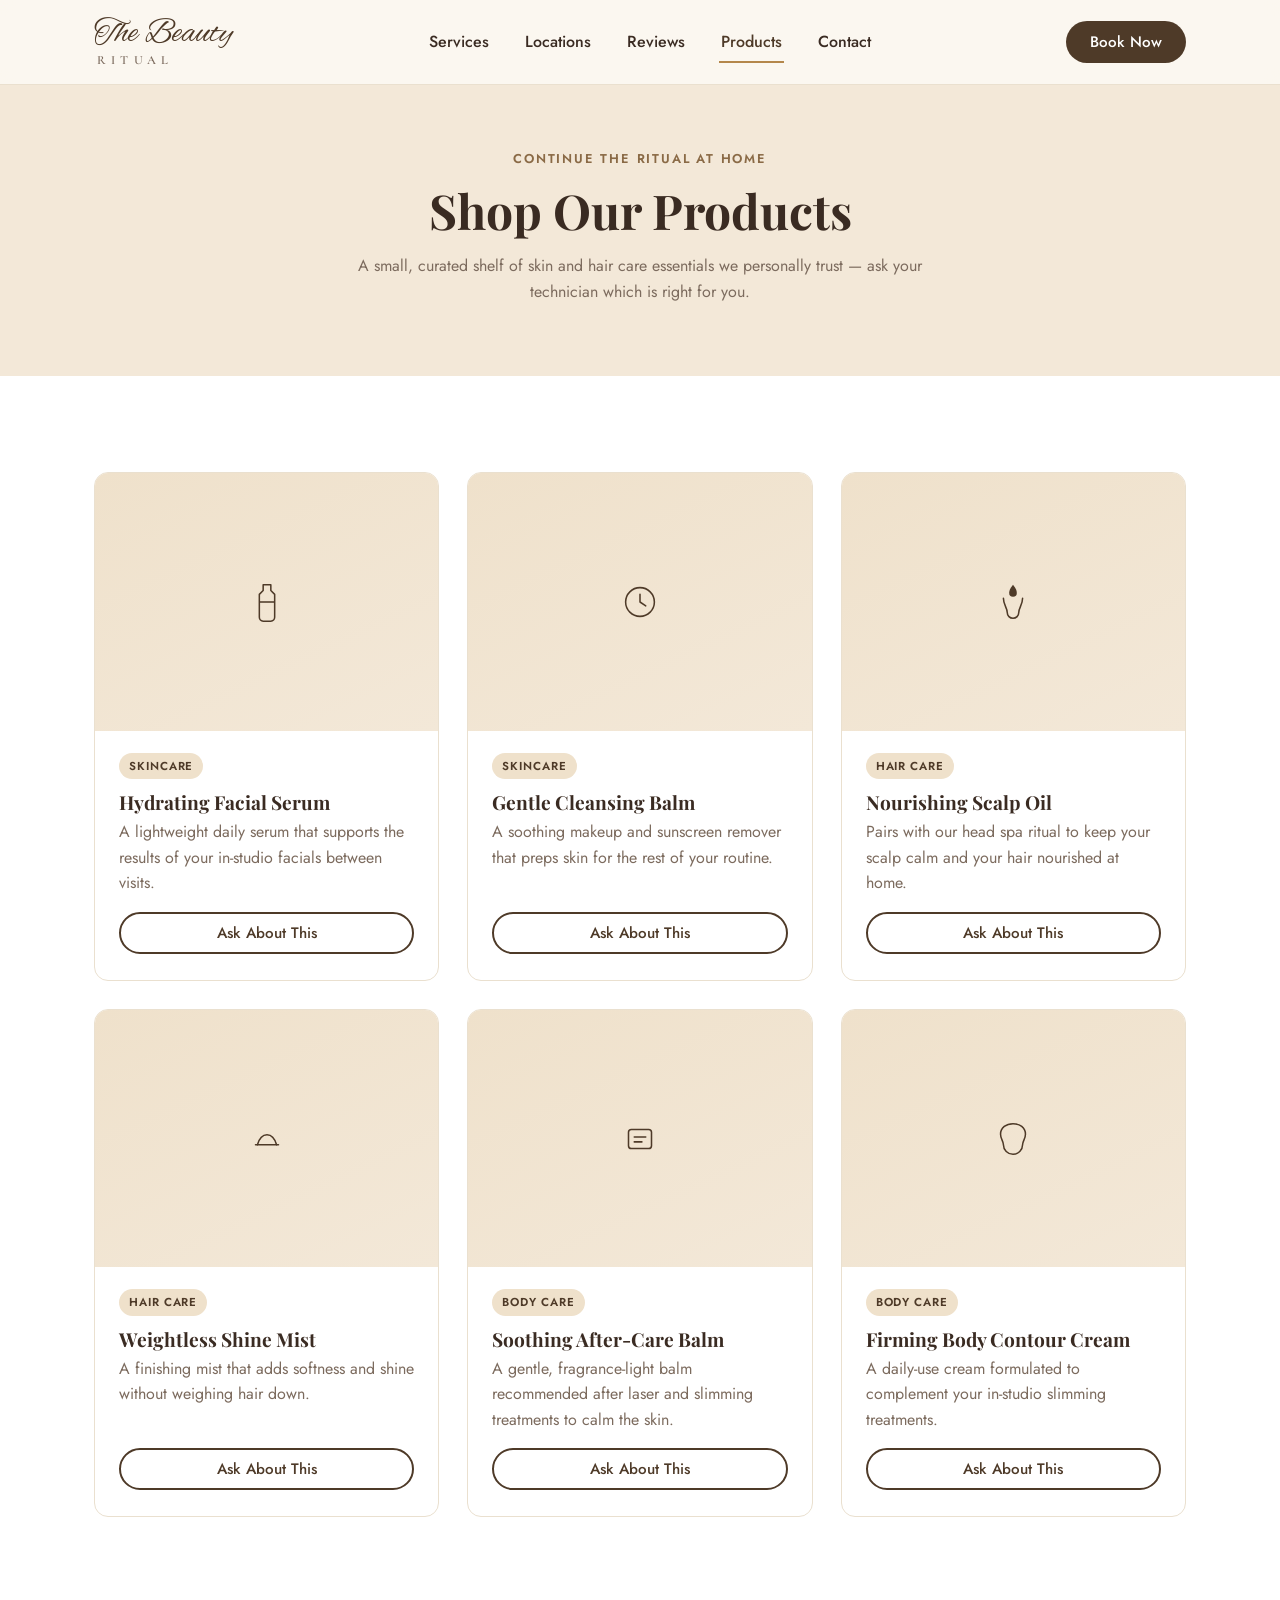
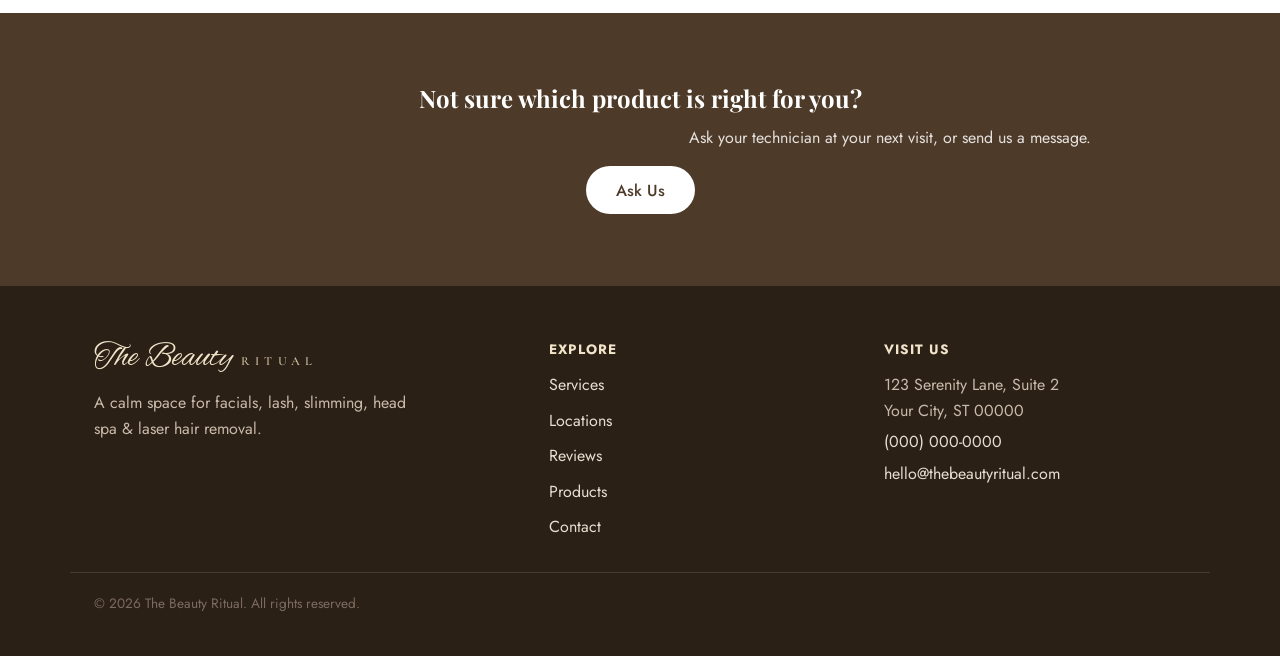
<file: products.html>
<!DOCTYPE html>
<html lang="en">
<head>
<meta charset="UTF-8">
<meta name="viewport" content="width=device-width, initial-scale=1.0">
<title>Products | The Beauty Ritual</title>
<meta name="description" content="Shop skincare, hair care, and body care products curated by The Beauty Ritual.">
<link rel="preconnect" href="https://fonts.googleapis.com">
<link rel="preconnect" href="https://fonts.gstatic.com" crossorigin>
<link href="https://fonts.googleapis.com/css2?family=Alex+Brush&family=Cormorant+Garamond:ital,wght@0,500;0,600;0,700;1,500&family=Jost:wght@400;500;600&family=Playfair+Display:wght@700;800;900&display=swap" rel="stylesheet">
<link rel="stylesheet" href="css/styles.css">
</head>
<body>

<a class="skip-link" href="#main">Skip to main content</a>

<header class="site-header" id="site-header">
  <div class="container header-inner">
    <a href="index.html" class="logo">
      <span class="logo-script">The Beauty</span>
      <span class="logo-ritual">Ritual</span>
    </a>

    <nav class="main-nav" id="main-nav" aria-label="Primary">
      <ul>
        <li><a href="services.html">Services</a></li>
        <li><a href="locations.html">Locations</a></li>
        <li><a href="reviews.html">Reviews</a></li>
        <li><a href="products.html" aria-current="page">Products</a></li>
        <li><a href="contact.html">Contact</a></li>
        <li class="nav-cta-mobile"><a href="contact.html" class="btn btn-primary btn-small">Book Now</a></li>
      </ul>
    </nav>

    <div class="header-actions">
      <a href="contact.html" class="btn btn-primary btn-small">Book Now</a>
      <button class="nav-toggle" id="nav-toggle" aria-expanded="false" aria-controls="main-nav" aria-label="Open menu">
        <span class="nav-toggle-bar"></span>
        <span class="nav-toggle-bar"></span>
        <span class="nav-toggle-bar"></span>
      </button>
    </div>
  </div>
</header>

<main id="main">

  <section class="page-banner">
    <div class="container">
      <p class="eyebrow">Continue the ritual at home</p>
      <h1>Shop Our Products</h1>
      <p>A small, curated shelf of skin and hair care essentials we personally trust &mdash; ask your technician which is right for you.</p>
    </div>
  </section>

  <section class="section on-surface">
    <div class="container">
      <div class="product-grid">

        <article class="product-card">
          <div class="product-media" aria-hidden="true">
            <svg viewBox="0 0 48 48" fill="none" xmlns="http://www.w3.org/2000/svg">
              <path d="M20 6h8v6l4 4v24a4 4 0 0 1-4 4h-8a4 4 0 0 1-4-4V16l4-4V6Z" stroke="currentColor" stroke-width="1.6" stroke-linejoin="round"/>
              <path d="M16 24h16" stroke="currentColor" stroke-width="1.6"/>
            </svg>
          </div>
          <div class="product-body">
            <span class="product-tag">Skincare</span>
            <h3>Hydrating Facial Serum</h3>
            <p>A lightweight daily serum that supports the results of your in-studio facials between visits.</p>
            <a href="contact.html" class="btn btn-ghost btn-small">Ask About This</a>
          </div>
        </article>

        <article class="product-card">
          <div class="product-media" aria-hidden="true">
            <svg viewBox="0 0 48 48" fill="none" xmlns="http://www.w3.org/2000/svg">
              <circle cx="24" cy="24" r="15" stroke="currentColor" stroke-width="1.6"/>
              <path d="M24 16v8l6 4" stroke="currentColor" stroke-width="1.6" stroke-linecap="round" stroke-linejoin="round"/>
            </svg>
          </div>
          <div class="product-body">
            <span class="product-tag">Skincare</span>
            <h3>Gentle Cleansing Balm</h3>
            <p>A soothing makeup and sunscreen remover that preps skin for the rest of your routine.</p>
            <a href="contact.html" class="btn btn-ghost btn-small">Ask About This</a>
          </div>
        </article>

        <article class="product-card">
          <div class="product-media" aria-hidden="true">
            <svg viewBox="0 0 48 48" fill="none" xmlns="http://www.w3.org/2000/svg">
              <path d="M24 6c-3 4-4 6-4 8.5a4 4 0 1 0 8 0C28 12 27 10 24 6Z" fill="currentColor"/>
              <path d="M14 20c0 7 4 10 4 15a6 6 0 0 0 12 0c0-5 4-8 4-15" stroke="currentColor" stroke-width="1.6" stroke-linecap="round"/>
            </svg>
          </div>
          <div class="product-body">
            <span class="product-tag">Hair Care</span>
            <h3>Nourishing Scalp Oil</h3>
            <p>Pairs with our head spa ritual to keep your scalp calm and your hair nourished at home.</p>
            <a href="contact.html" class="btn btn-ghost btn-small">Ask About This</a>
          </div>
        </article>

        <article class="product-card">
          <div class="product-media" aria-hidden="true">
            <svg viewBox="0 0 48 48" fill="none" xmlns="http://www.w3.org/2000/svg">
              <path d="M14 30c4-14 16-14 20 0" stroke="currentColor" stroke-width="1.6" stroke-linecap="round"/>
              <path d="M12 30h24" stroke="currentColor" stroke-width="1.6" stroke-linecap="round"/>
            </svg>
          </div>
          <div class="product-body">
            <span class="product-tag">Hair Care</span>
            <h3>Weightless Shine Mist</h3>
            <p>A finishing mist that adds softness and shine without weighing hair down.</p>
            <a href="contact.html" class="btn btn-ghost btn-small">Ask About This</a>
          </div>
        </article>

        <article class="product-card">
          <div class="product-media" aria-hidden="true">
            <svg viewBox="0 0 48 48" fill="none" xmlns="http://www.w3.org/2000/svg">
              <rect x="12" y="14" width="24" height="20" rx="3" stroke="currentColor" stroke-width="1.6"/>
              <path d="M18 22h12M18 27h8" stroke="currentColor" stroke-width="1.6" stroke-linecap="round"/>
            </svg>
          </div>
          <div class="product-body">
            <span class="product-tag">Body Care</span>
            <h3>Soothing After-Care Balm</h3>
            <p>A gentle, fragrance-light balm recommended after laser and slimming treatments to calm the skin.</p>
            <a href="contact.html" class="btn btn-ghost btn-small">Ask About This</a>
          </div>
        </article>

        <article class="product-card">
          <div class="product-media" aria-hidden="true">
            <svg viewBox="0 0 48 48" fill="none" xmlns="http://www.w3.org/2000/svg">
              <path d="M24 8c7 0 13 4 13 11 0 5-3 7-3 11 0 5.5-4.5 10-10 10s-10-4.5-10-10c0-4-3-6-3-11 0-7 6-11 13-11Z" stroke="currentColor" stroke-width="1.6" stroke-linejoin="round"/>
            </svg>
          </div>
          <div class="product-body">
            <span class="product-tag">Body Care</span>
            <h3>Firming Body Contour Cream</h3>
            <p>A daily-use cream formulated to complement your in-studio slimming treatments.</p>
            <a href="contact.html" class="btn btn-ghost btn-small">Ask About This</a>
          </div>
        </article>

      </div>
    </div>
  </section>

  <section class="cta-banner">
    <div class="container">
      <h2>Not sure which product is right for you?</h2>
      <p>Ask your technician at your next visit, or send us a message.</p>
      <a href="contact.html" class="btn btn-primary">Ask Us</a>
    </div>
  </section>

</main>

<footer class="site-footer">
  <div class="container footer-grid">
    <div class="footer-brand">
      <span class="logo-script">The Beauty</span>
      <span class="logo-ritual">Ritual</span>
      <p>A calm space for facials, lash, slimming, head spa &amp; laser hair removal.</p>
    </div>
    <div class="footer-col">
      <h4>Explore</h4>
      <ul>
        <li><a href="services.html">Services</a></li>
        <li><a href="locations.html">Locations</a></li>
        <li><a href="reviews.html">Reviews</a></li>
        <li><a href="products.html">Products</a></li>
        <li><a href="contact.html">Contact</a></li>
      </ul>
    </div>
    <div class="footer-col">
      <h4>Visit Us</h4>
      <p>123 Serenity Lane, Suite 2<br>Your City, ST 00000</p>
      <p><a href="tel:+10000000000">(000) 000-0000</a></p>
      <p><a href="mailto:hello@thebeautyritual.com">hello@thebeautyritual.com</a></p>
    </div>
  </div>
  <div class="container footer-bottom">
    <p>&copy; <span id="year"></span> The Beauty Ritual. All rights reserved.</p>
  </div>
</footer>

<script src="js/main.js"></script>
</body>
</html>
</file>
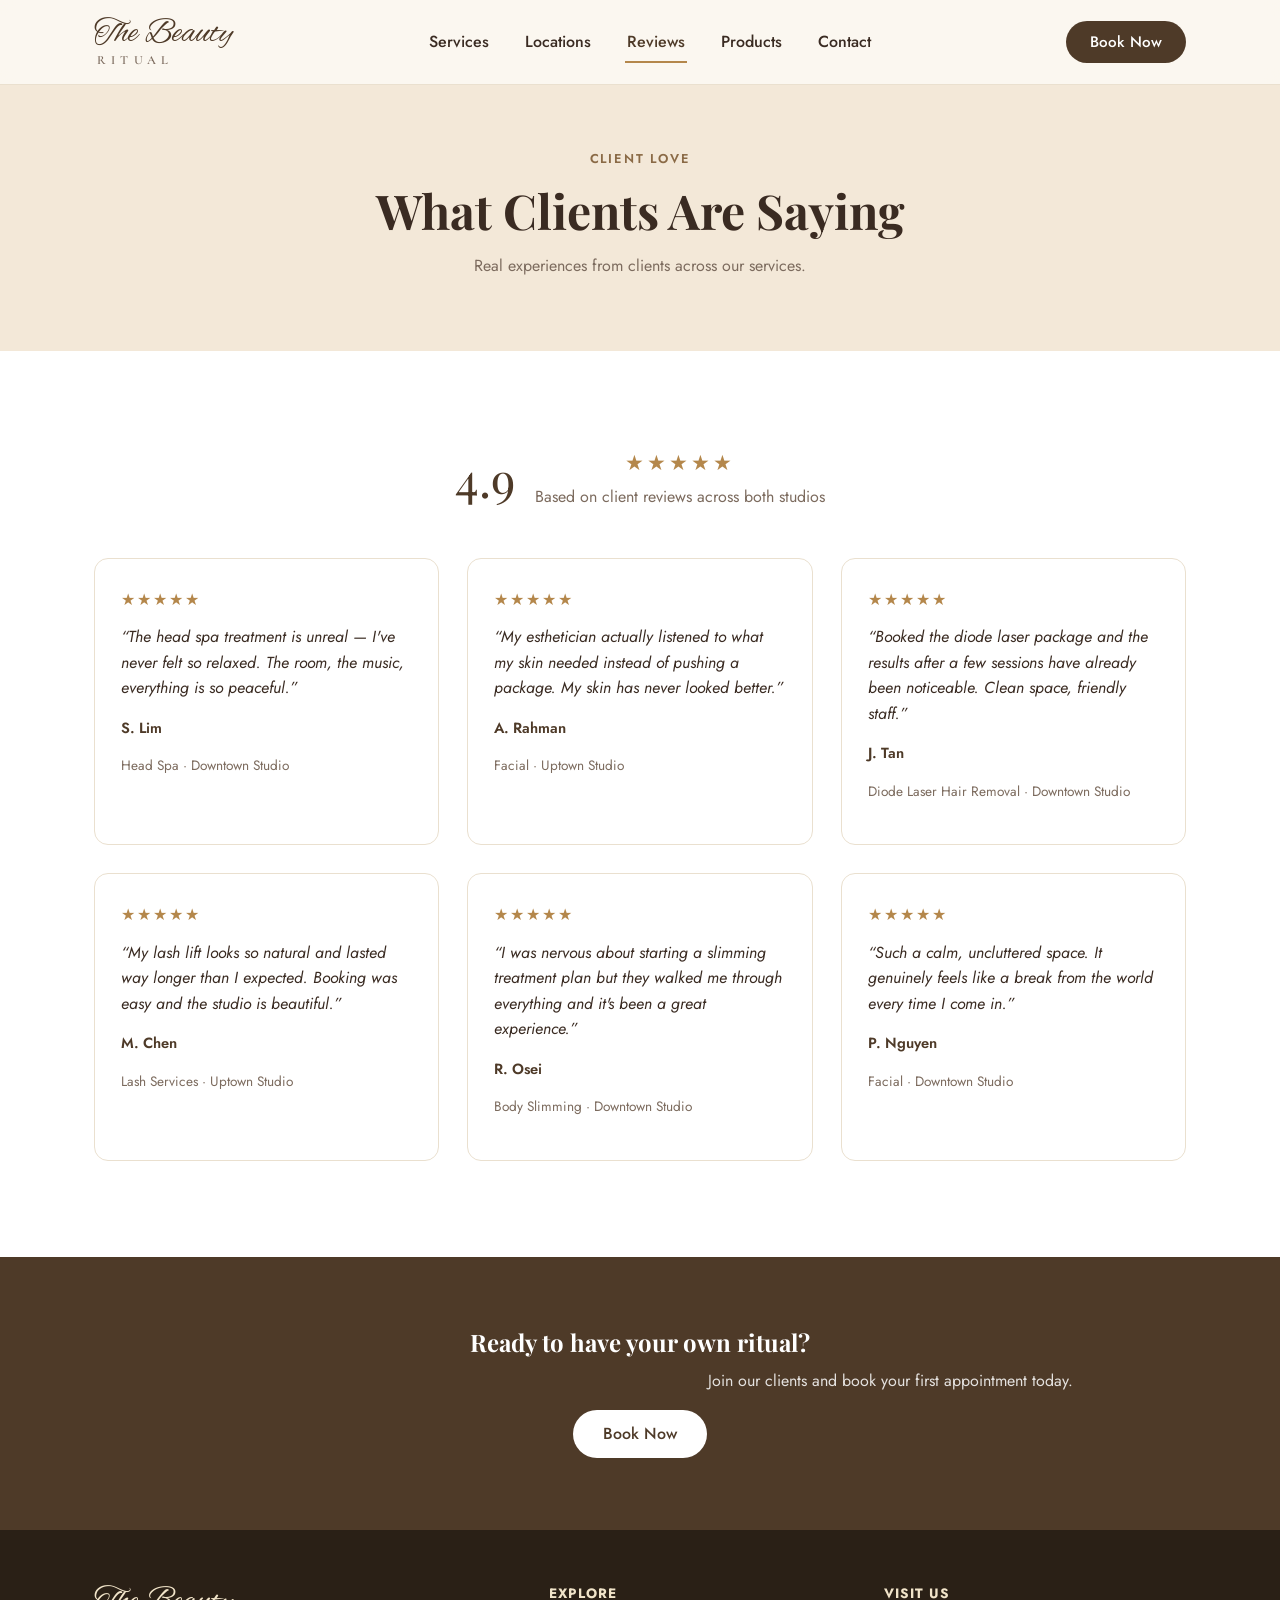
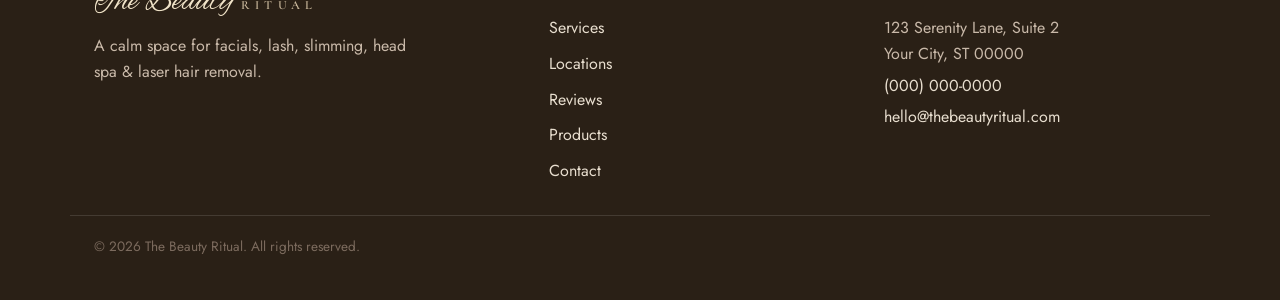
<file: reviews.html>
<!DOCTYPE html>
<html lang="en">
<head>
<meta charset="UTF-8">
<meta name="viewport" content="width=device-width, initial-scale=1.0">
<title>Reviews | The Beauty Ritual</title>
<meta name="description" content="Read what clients say about The Beauty Ritual's facials, lash services, body slimming, head spa, and diode laser hair removal.">
<link rel="preconnect" href="https://fonts.googleapis.com">
<link rel="preconnect" href="https://fonts.gstatic.com" crossorigin>
<link href="https://fonts.googleapis.com/css2?family=Alex+Brush&family=Cormorant+Garamond:ital,wght@0,500;0,600;0,700;1,500&family=Jost:wght@400;500;600&family=Playfair+Display:wght@700;800;900&display=swap" rel="stylesheet">
<link rel="stylesheet" href="css/styles.css">
</head>
<body>

<a class="skip-link" href="#main">Skip to main content</a>

<header class="site-header" id="site-header">
  <div class="container header-inner">
    <a href="index.html" class="logo">
      <span class="logo-script">The Beauty</span>
      <span class="logo-ritual">Ritual</span>
    </a>

    <nav class="main-nav" id="main-nav" aria-label="Primary">
      <ul>
        <li><a href="services.html">Services</a></li>
        <li><a href="locations.html">Locations</a></li>
        <li><a href="reviews.html" aria-current="page">Reviews</a></li>
        <li><a href="products.html">Products</a></li>
        <li><a href="contact.html">Contact</a></li>
        <li class="nav-cta-mobile"><a href="contact.html" class="btn btn-primary btn-small">Book Now</a></li>
      </ul>
    </nav>

    <div class="header-actions">
      <a href="contact.html" class="btn btn-primary btn-small">Book Now</a>
      <button class="nav-toggle" id="nav-toggle" aria-expanded="false" aria-controls="main-nav" aria-label="Open menu">
        <span class="nav-toggle-bar"></span>
        <span class="nav-toggle-bar"></span>
        <span class="nav-toggle-bar"></span>
      </button>
    </div>
  </div>
</header>

<main id="main">

  <section class="page-banner">
    <div class="container">
      <p class="eyebrow">Client love</p>
      <h1>What Clients Are Saying</h1>
      <p>Real experiences from clients across our services.</p>
    </div>
  </section>

  <section class="section on-surface">
    <div class="container">

      <div class="review-summary">
        <div class="review-summary-score">4.9</div>
        <div>
          <div class="review-summary-stars" aria-hidden="true">&#9733;&#9733;&#9733;&#9733;&#9733;</div>
          <p style="margin:4px 0 0;">Based on client reviews across both studios</p>
        </div>
      </div>

      <div class="review-grid">
        <article class="review-card">
          <div class="review-stars" aria-hidden="true">&#9733;&#9733;&#9733;&#9733;&#9733;</div>
          <p class="review-quote">&ldquo;The head spa treatment is unreal &mdash; I've never felt so relaxed. The room, the music, everything is so peaceful.&rdquo;</p>
          <p class="review-author">S. Lim</p>
          <p class="review-service">Head Spa &middot; Downtown Studio</p>
        </article>
        <article class="review-card">
          <div class="review-stars" aria-hidden="true">&#9733;&#9733;&#9733;&#9733;&#9733;</div>
          <p class="review-quote">&ldquo;My esthetician actually listened to what my skin needed instead of pushing a package. My skin has never looked better.&rdquo;</p>
          <p class="review-author">A. Rahman</p>
          <p class="review-service">Facial &middot; Uptown Studio</p>
        </article>
        <article class="review-card">
          <div class="review-stars" aria-hidden="true">&#9733;&#9733;&#9733;&#9733;&#9733;</div>
          <p class="review-quote">&ldquo;Booked the diode laser package and the results after a few sessions have already been noticeable. Clean space, friendly staff.&rdquo;</p>
          <p class="review-author">J. Tan</p>
          <p class="review-service">Diode Laser Hair Removal &middot; Downtown Studio</p>
        </article>
        <article class="review-card">
          <div class="review-stars" aria-hidden="true">&#9733;&#9733;&#9733;&#9733;&#9733;</div>
          <p class="review-quote">&ldquo;My lash lift looks so natural and lasted way longer than I expected. Booking was easy and the studio is beautiful.&rdquo;</p>
          <p class="review-author">M. Chen</p>
          <p class="review-service">Lash Services &middot; Uptown Studio</p>
        </article>
        <article class="review-card">
          <div class="review-stars" aria-hidden="true">&#9733;&#9733;&#9733;&#9733;&#9733;</div>
          <p class="review-quote">&ldquo;I was nervous about starting a slimming treatment plan but they walked me through everything and it's been a great experience.&rdquo;</p>
          <p class="review-author">R. Osei</p>
          <p class="review-service">Body Slimming &middot; Downtown Studio</p>
        </article>
        <article class="review-card">
          <div class="review-stars" aria-hidden="true">&#9733;&#9733;&#9733;&#9733;&#9733;</div>
          <p class="review-quote">&ldquo;Such a calm, uncluttered space. It genuinely feels like a break from the world every time I come in.&rdquo;</p>
          <p class="review-author">P. Nguyen</p>
          <p class="review-service">Facial &middot; Downtown Studio</p>
        </article>
      </div>

    </div>
  </section>

  <section class="cta-banner">
    <div class="container">
      <h2>Ready to have your own ritual?</h2>
      <p>Join our clients and book your first appointment today.</p>
      <a href="contact.html" class="btn btn-primary">Book Now</a>
    </div>
  </section>

</main>

<footer class="site-footer">
  <div class="container footer-grid">
    <div class="footer-brand">
      <span class="logo-script">The Beauty</span>
      <span class="logo-ritual">Ritual</span>
      <p>A calm space for facials, lash, slimming, head spa &amp; laser hair removal.</p>
    </div>
    <div class="footer-col">
      <h4>Explore</h4>
      <ul>
        <li><a href="services.html">Services</a></li>
        <li><a href="locations.html">Locations</a></li>
        <li><a href="reviews.html">Reviews</a></li>
        <li><a href="products.html">Products</a></li>
        <li><a href="contact.html">Contact</a></li>
      </ul>
    </div>
    <div class="footer-col">
      <h4>Visit Us</h4>
      <p>123 Serenity Lane, Suite 2<br>Your City, ST 00000</p>
      <p><a href="tel:+10000000000">(000) 000-0000</a></p>
      <p><a href="mailto:hello@thebeautyritual.com">hello@thebeautyritual.com</a></p>
    </div>
  </div>
  <div class="container footer-bottom">
    <p>&copy; <span id="year"></span> The Beauty Ritual. All rights reserved.</p>
  </div>
</footer>

<script src="js/main.js"></script>
</body>
</html>
</file>
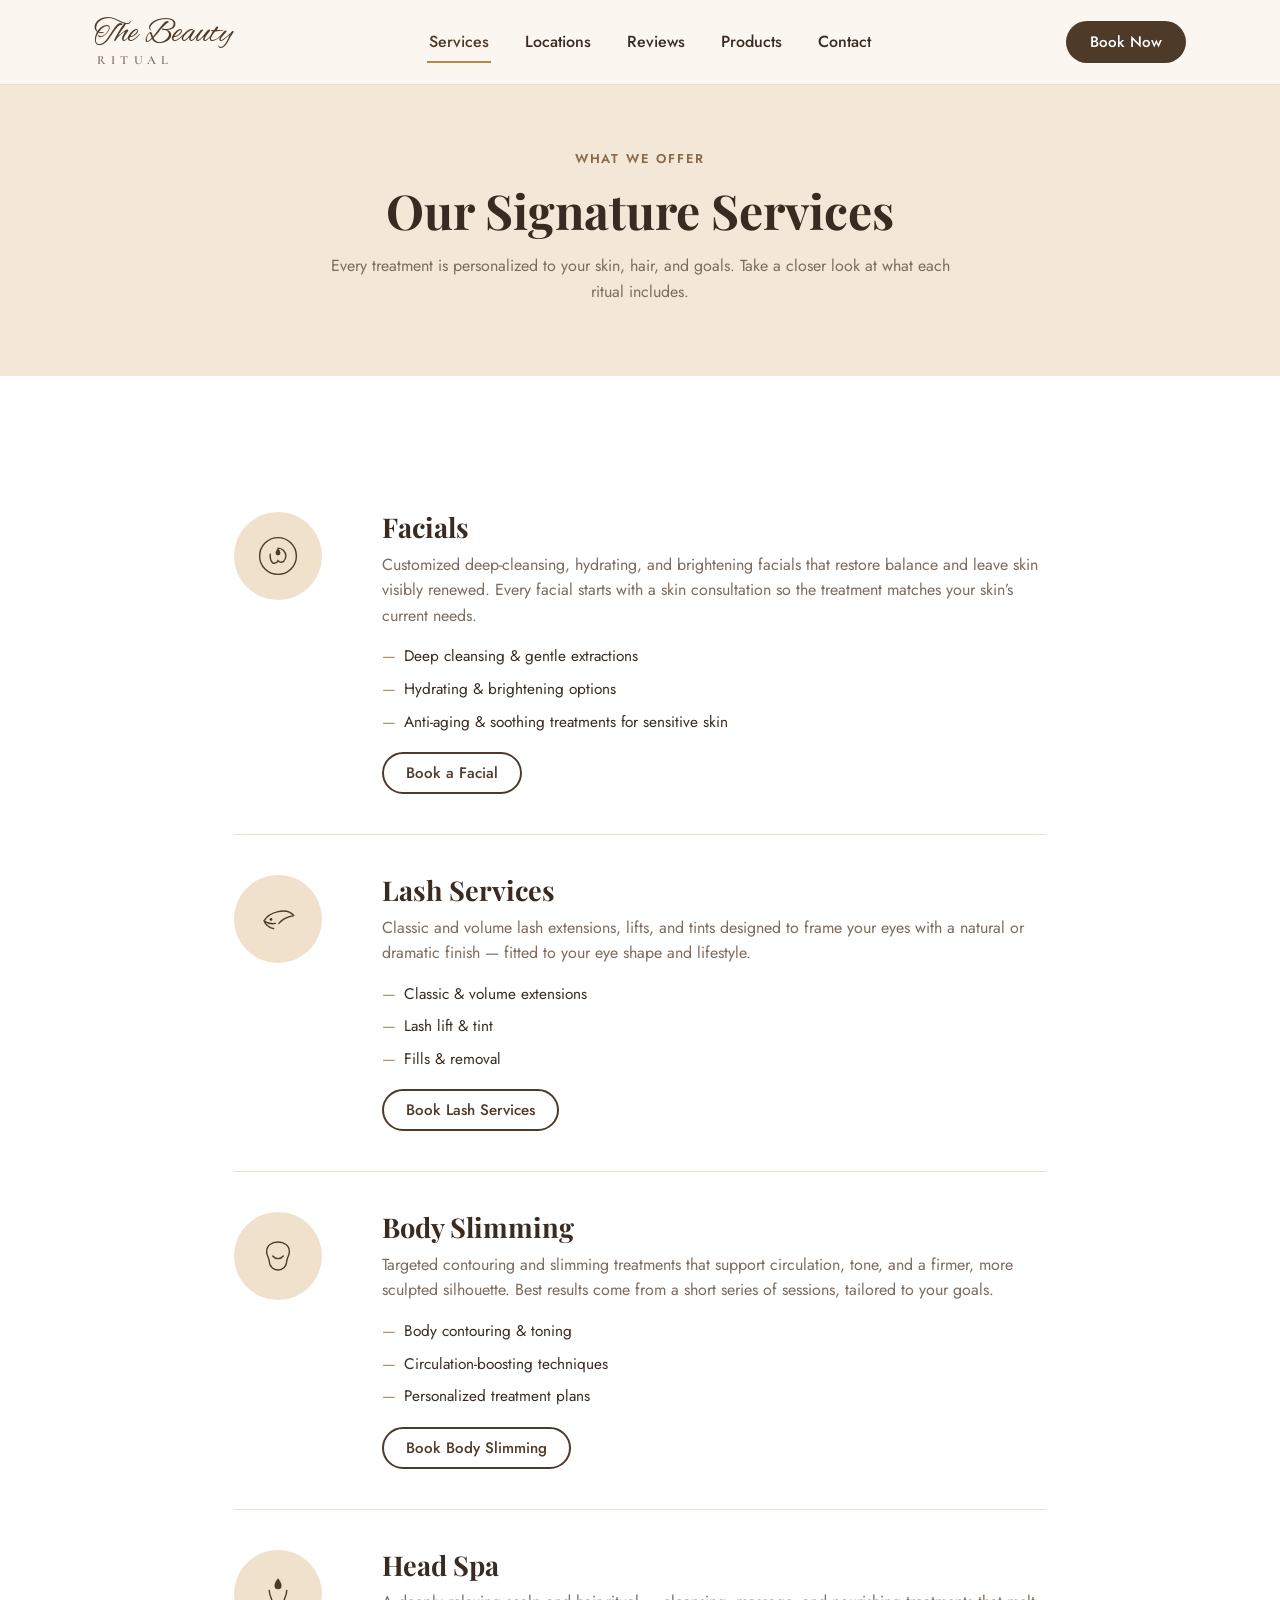
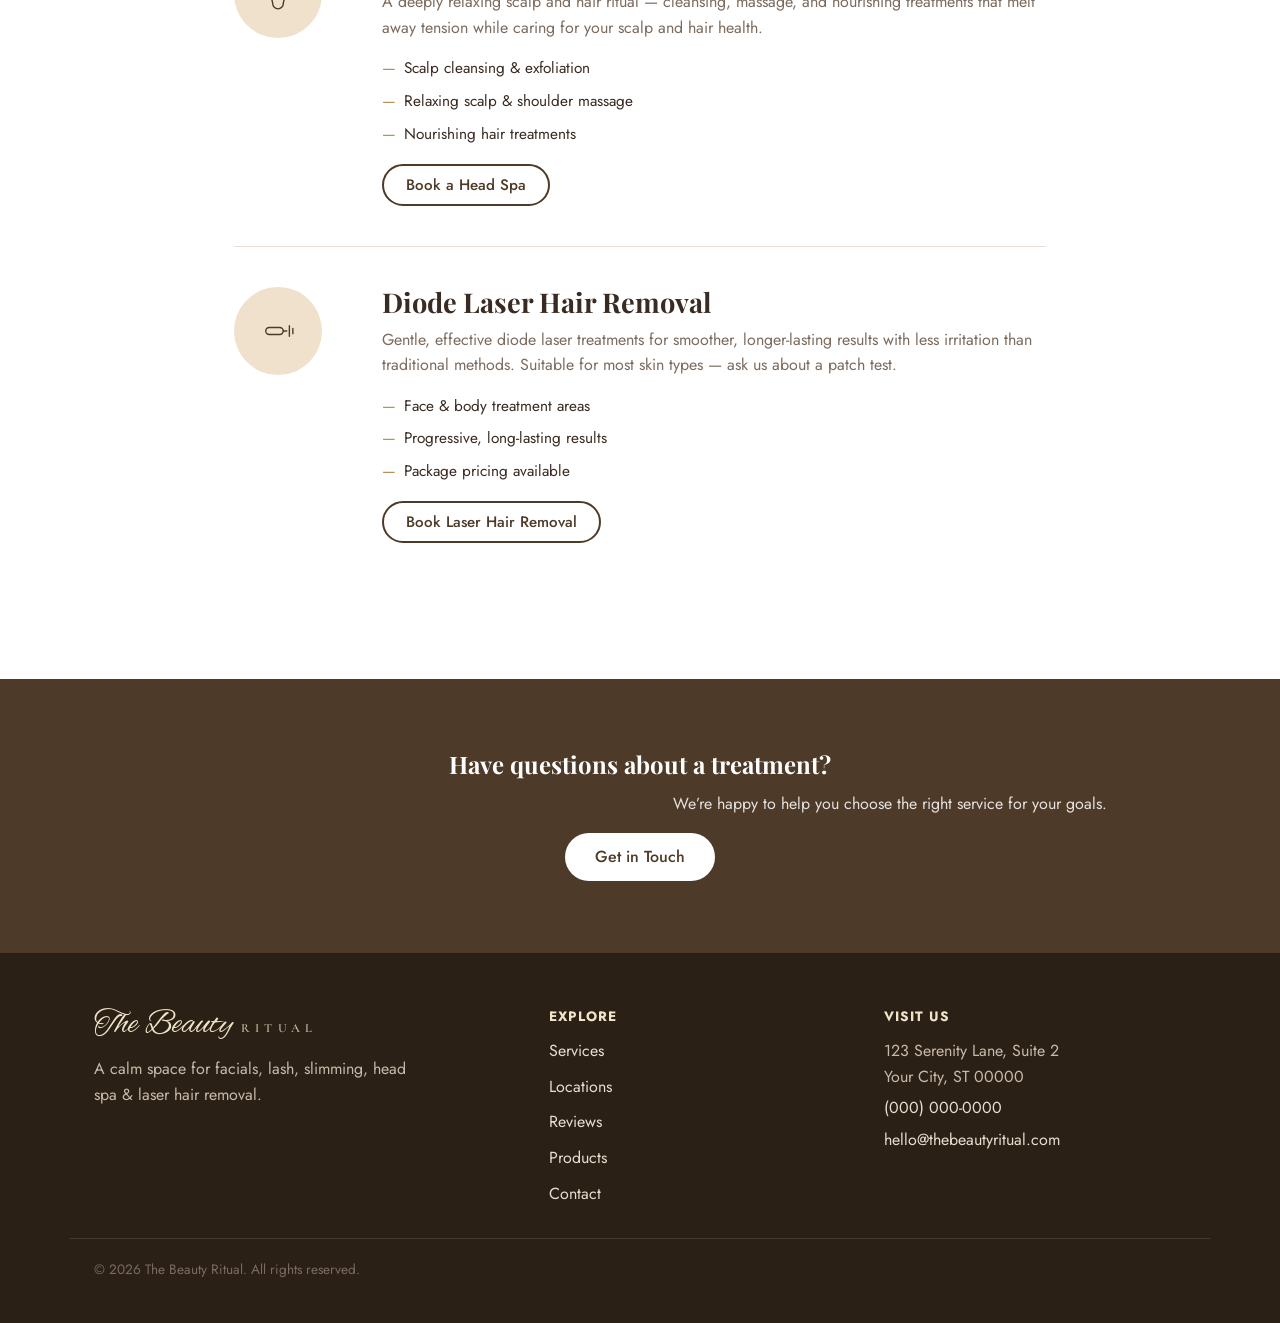
<file: services.html>
<!DOCTYPE html>
<html lang="en">
<head>
<meta charset="UTF-8">
<meta name="viewport" content="width=device-width, initial-scale=1.0">
<title>Services | The Beauty Ritual</title>
<meta name="description" content="Explore facials, lash services, body slimming, head spa, and diode laser hair removal at The Beauty Ritual.">
<link rel="preconnect" href="https://fonts.googleapis.com">
<link rel="preconnect" href="https://fonts.gstatic.com" crossorigin>
<link href="https://fonts.googleapis.com/css2?family=Alex+Brush&family=Cormorant+Garamond:ital,wght@0,500;0,600;0,700;1,500&family=Jost:wght@400;500;600&family=Playfair+Display:wght@700;800;900&display=swap" rel="stylesheet">
<link rel="stylesheet" href="css/styles.css">
</head>
<body>

<a class="skip-link" href="#main">Skip to main content</a>

<header class="site-header" id="site-header">
  <div class="container header-inner">
    <a href="index.html" class="logo">
      <span class="logo-script">The Beauty</span>
      <span class="logo-ritual">Ritual</span>
    </a>

    <nav class="main-nav" id="main-nav" aria-label="Primary">
      <ul>
        <li><a href="services.html" aria-current="page">Services</a></li>
        <li><a href="locations.html">Locations</a></li>
        <li><a href="reviews.html">Reviews</a></li>
        <li><a href="products.html">Products</a></li>
        <li><a href="contact.html">Contact</a></li>
        <li class="nav-cta-mobile"><a href="contact.html" class="btn btn-primary btn-small">Book Now</a></li>
      </ul>
    </nav>

    <div class="header-actions">
      <a href="contact.html" class="btn btn-primary btn-small">Book Now</a>
      <button class="nav-toggle" id="nav-toggle" aria-expanded="false" aria-controls="main-nav" aria-label="Open menu">
        <span class="nav-toggle-bar"></span>
        <span class="nav-toggle-bar"></span>
        <span class="nav-toggle-bar"></span>
      </button>
    </div>
  </div>
</header>

<main id="main">

  <section class="page-banner">
    <div class="container">
      <p class="eyebrow">What we offer</p>
      <h1>Our Signature Services</h1>
      <p>Every treatment is personalized to your skin, hair, and goals. Take a closer look at what each ritual includes.</p>
    </div>
  </section>

  <section class="section on-surface">
    <div class="container" style="max-width: 860px;">

      <article class="service-detail" id="facials">
        <div class="service-icon" aria-hidden="true">
          <svg viewBox="0 0 48 48" fill="none" xmlns="http://www.w3.org/2000/svg">
            <circle cx="24" cy="24" r="21" stroke="currentColor" stroke-width="1.6"/>
            <path d="M24 15a9 9 0 0 1 9 9c0 3-1.5 5-3 6.5a5 5 0 0 1-6-1.2A5 5 0 0 1 18 32c-1.5-1.5-3-3.5-3-8 0-.7.05-1.4.15-2" stroke="currentColor" stroke-width="1.6" stroke-linecap="round"/>
            <path d="M24 15c1.8 2 2.8 3.8 2.8 5.6a2.8 2.8 0 1 1-5.6 0c0-1.8 1-3.6 2.8-5.6Z" fill="currentColor"/>
          </svg>
        </div>
        <div>
          <h2>Facials</h2>
          <p>Customized deep-cleansing, hydrating, and brightening facials that restore balance and leave skin visibly renewed. Every facial starts with a skin consultation so the treatment matches your skin&rsquo;s current needs.</p>
          <ul class="service-detail-points">
            <li>Deep cleansing &amp; gentle extractions</li>
            <li>Hydrating &amp; brightening options</li>
            <li>Anti-aging &amp; soothing treatments for sensitive skin</li>
          </ul>
          <a href="contact.html" class="btn btn-ghost btn-small" style="margin-top: 18px;">Book a Facial</a>
        </div>
      </article>

      <article class="service-detail" id="lash">
        <div class="service-icon" aria-hidden="true">
          <svg viewBox="0 0 48 48" fill="none" xmlns="http://www.w3.org/2000/svg">
            <path d="M8 26c6-10 26-16 34-6-9 2-14 5-17 9M8 26c4 3 9 4 13 3M8 26c2 5 6 8 11 9" stroke="currentColor" stroke-width="1.6" stroke-linecap="round" stroke-linejoin="round"/>
            <circle cx="16" cy="24.5" r="1.6" fill="currentColor"/>
          </svg>
        </div>
        <div>
          <h2>Lash Services</h2>
          <p>Classic and volume lash extensions, lifts, and tints designed to frame your eyes with a natural or dramatic finish &mdash; fitted to your eye shape and lifestyle.</p>
          <ul class="service-detail-points">
            <li>Classic &amp; volume extensions</li>
            <li>Lash lift &amp; tint</li>
            <li>Fills &amp; removal</li>
          </ul>
          <a href="contact.html" class="btn btn-ghost btn-small" style="margin-top: 18px;">Book Lash Services</a>
        </div>
      </article>

      <article class="service-detail" id="slimming">
        <div class="service-icon" aria-hidden="true">
          <svg viewBox="0 0 48 48" fill="none" xmlns="http://www.w3.org/2000/svg">
            <path d="M24 8c7 0 13 4 13 11 0 5-3 7-3 11 0 5.5-4.5 10-10 10s-10-4.5-10-10c0-4-3-6-3-11 0-7 6-11 13-11Z" stroke="currentColor" stroke-width="1.6" stroke-linejoin="round"/>
            <path d="M18 24c1.5 2 3 3 6 3s4.5-1 6-3" stroke="currentColor" stroke-width="1.6" stroke-linecap="round"/>
          </svg>
        </div>
        <div>
          <h2>Body Slimming</h2>
          <p>Targeted contouring and slimming treatments that support circulation, tone, and a firmer, more sculpted silhouette. Best results come from a short series of sessions, tailored to your goals.</p>
          <ul class="service-detail-points">
            <li>Body contouring &amp; toning</li>
            <li>Circulation-boosting techniques</li>
            <li>Personalized treatment plans</li>
          </ul>
          <a href="contact.html" class="btn btn-ghost btn-small" style="margin-top: 18px;">Book Body Slimming</a>
        </div>
      </article>

      <article class="service-detail" id="head-spa">
        <div class="service-icon" aria-hidden="true">
          <svg viewBox="0 0 48 48" fill="none" xmlns="http://www.w3.org/2000/svg">
            <path d="M24 6c-3 4-4 6-4 8.5a4 4 0 1 0 8 0C28 12 27 10 24 6Z" fill="currentColor"/>
            <path d="M14 20c0 7 4 10 4 15a6 6 0 0 0 12 0c0-5 4-8 4-15" stroke="currentColor" stroke-width="1.6" stroke-linecap="round"/>
          </svg>
        </div>
        <div>
          <h2>Head Spa</h2>
          <p>A deeply relaxing scalp and hair ritual &mdash; cleansing, massage, and nourishing treatments that melt away tension while caring for your scalp and hair health.</p>
          <ul class="service-detail-points">
            <li>Scalp cleansing &amp; exfoliation</li>
            <li>Relaxing scalp &amp; shoulder massage</li>
            <li>Nourishing hair treatments</li>
          </ul>
          <a href="contact.html" class="btn btn-ghost btn-small" style="margin-top: 18px;">Book a Head Spa</a>
        </div>
      </article>

      <article class="service-detail" id="laser">
        <div class="service-icon" aria-hidden="true">
          <svg viewBox="0 0 48 48" fill="none" xmlns="http://www.w3.org/2000/svg">
            <rect x="10" y="20" width="20" height="8" rx="4" stroke="currentColor" stroke-width="1.6"/>
            <path d="M30 24h4M37 18v12M41 21v6" stroke="currentColor" stroke-width="1.6" stroke-linecap="round"/>
          </svg>
        </div>
        <div>
          <h2>Diode Laser Hair Removal</h2>
          <p>Gentle, effective diode laser treatments for smoother, longer-lasting results with less irritation than traditional methods. Suitable for most skin types &mdash; ask us about a patch test.</p>
          <ul class="service-detail-points">
            <li>Face &amp; body treatment areas</li>
            <li>Progressive, long-lasting results</li>
            <li>Package pricing available</li>
          </ul>
          <a href="contact.html" class="btn btn-ghost btn-small" style="margin-top: 18px;">Book Laser Hair Removal</a>
        </div>
      </article>

    </div>
  </section>

  <section class="cta-banner">
    <div class="container">
      <h2>Have questions about a treatment?</h2>
      <p>We&rsquo;re happy to help you choose the right service for your goals.</p>
      <a href="contact.html" class="btn btn-primary">Get in Touch</a>
    </div>
  </section>

</main>

<footer class="site-footer">
  <div class="container footer-grid">
    <div class="footer-brand">
      <span class="logo-script">The Beauty</span>
      <span class="logo-ritual">Ritual</span>
      <p>A calm space for facials, lash, slimming, head spa &amp; laser hair removal.</p>
    </div>
    <div class="footer-col">
      <h4>Explore</h4>
      <ul>
        <li><a href="services.html">Services</a></li>
        <li><a href="locations.html">Locations</a></li>
        <li><a href="reviews.html">Reviews</a></li>
        <li><a href="products.html">Products</a></li>
        <li><a href="contact.html">Contact</a></li>
      </ul>
    </div>
    <div class="footer-col">
      <h4>Visit Us</h4>
      <p>123 Serenity Lane, Suite 2<br>Your City, ST 00000</p>
      <p><a href="tel:+10000000000">(000) 000-0000</a></p>
      <p><a href="mailto:hello@thebeautyritual.com">hello@thebeautyritual.com</a></p>
    </div>
  </div>
  <div class="container footer-bottom">
    <p>&copy; <span id="year"></span> The Beauty Ritual. All rights reserved.</p>
  </div>
</footer>

<script src="js/main.js"></script>
</body>
</html>
</file>
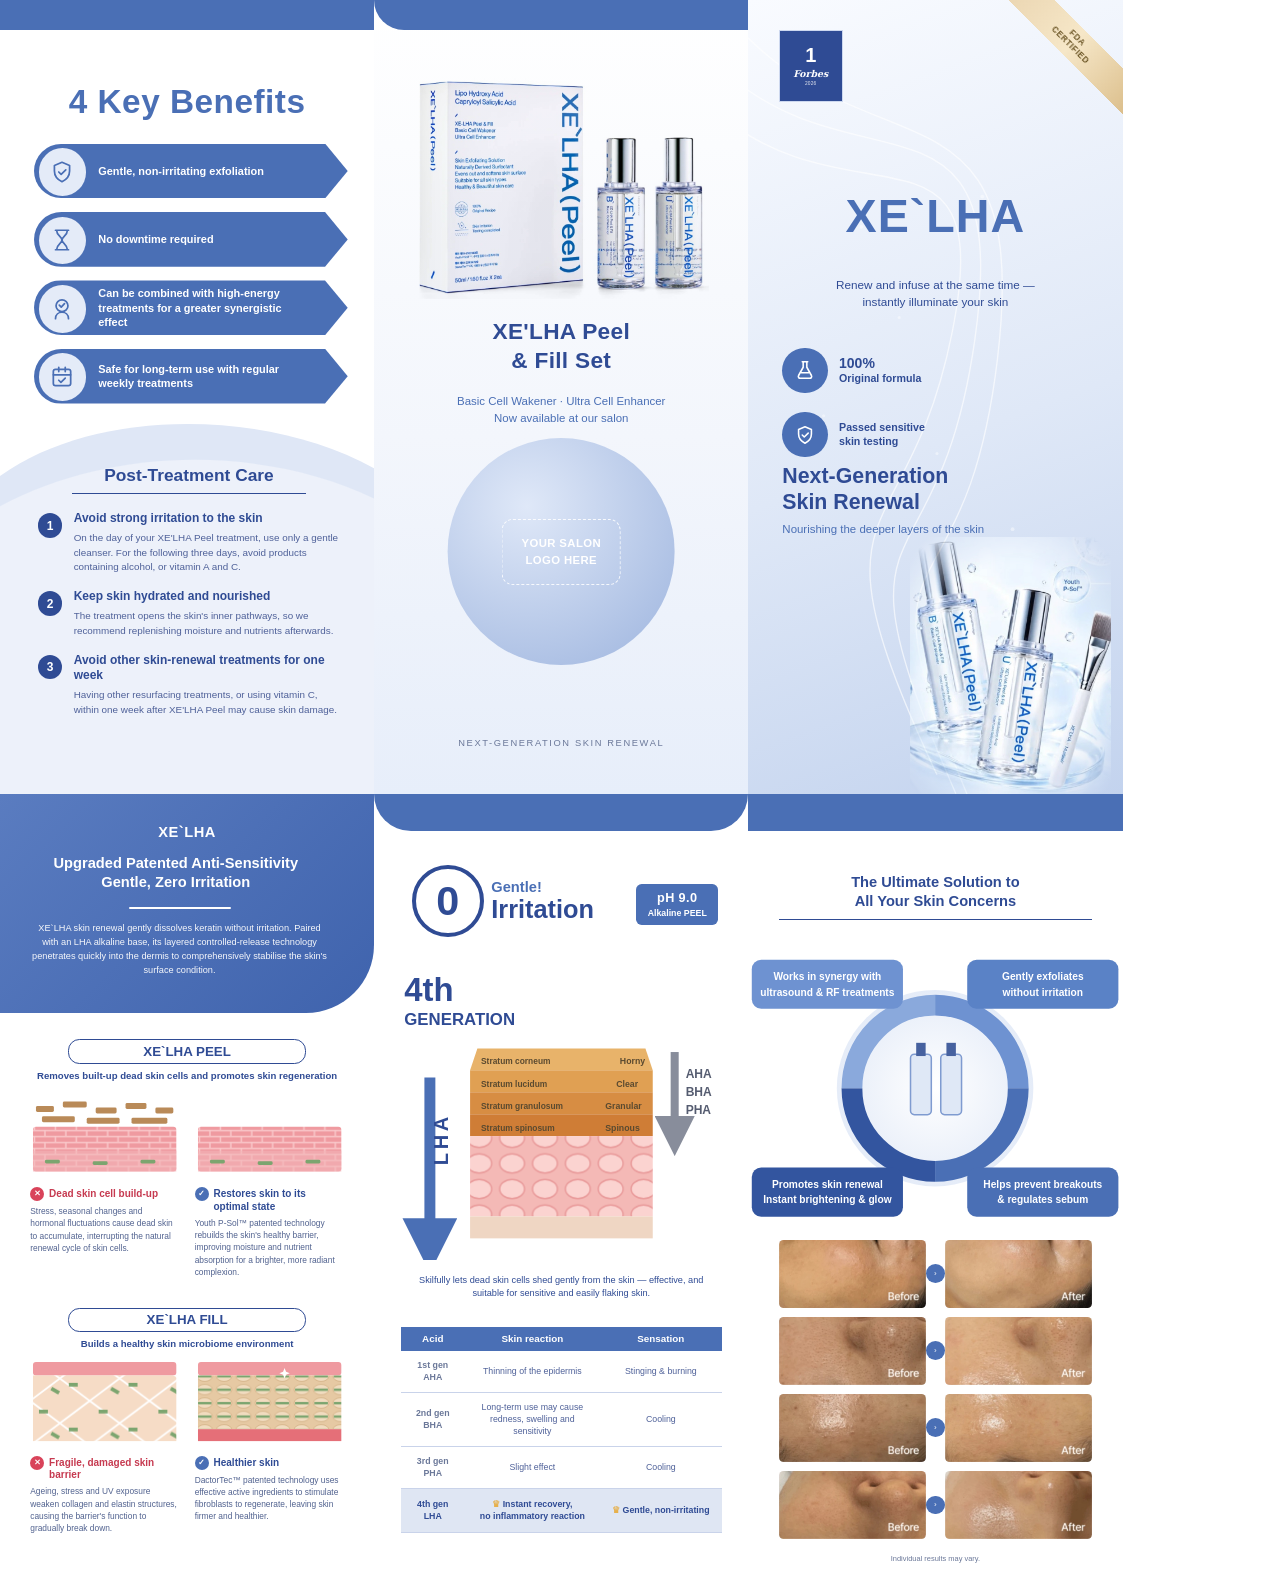
<file: xelha-brochure/brochure.html>
<!doctype html>
<html lang="en">
<head>
<meta charset="utf-8">
<title>XE'LHA Peel – Tri-fold Brochure</title>
<style>
  @page { size: 297mm 210mm; margin: 0; }
  :root{
    --navy:#2f4b94; --blue:#4a6fb5; --mid:#7f9bd0; --pale:#e8eef9; --paler:#f4f7fc; --ink:#2b3a63; --grey:#6b7899;
  }
  *{box-sizing:border-box;margin:0;padding:0}
  html,body{background:#fff}
  body{font-family:'Inter','Helvetica Neue',Arial,sans-serif;color:var(--ink);-webkit-print-color-adjust:exact;print-color-adjust:exact}
  .sheet{width:297mm;height:210mm;display:grid;grid-template-columns:99mm 99mm 99mm;page-break-after:always;overflow:hidden;position:relative}
  .sheet:last-child{page-break-after:auto}
  .panel{position:relative;width:99mm;height:210mm;overflow:hidden}
  svg{display:block}

  /* ---------- Panel 1 : benefits + aftercare ---------- */
  .p1{background:#fff}
  .p1 .top{position:absolute;left:0;right:0;top:0;height:8mm;background:var(--blue)}
  .p1 h2{position:absolute;top:22mm;left:0;right:0;text-align:center;font-size:25pt;font-weight:800;color:var(--blue);letter-spacing:.5px}
  .benefits{position:absolute;top:38mm;left:9mm;right:7mm;display:flex;flex-direction:column;gap:3.6mm}
  .pill{position:relative;height:14.5mm;background:var(--blue);color:#fff;border-radius:8mm 0 0 8mm;clip-path:polygon(0 0,calc(100% - 6mm) 0,100% 50%,calc(100% - 6mm) 100%,0 100%);display:flex;align-items:center;padding-left:17mm;padding-right:9mm;font-size:8.2pt;font-weight:600;line-height:1.3}
  .pill .ic{position:absolute;left:1.2mm;top:1.2mm;width:12.6mm;height:12.6mm;border-radius:50%;background:#e4ebf8;display:flex;align-items:center;justify-content:center}
  .wave{position:absolute;left:0;right:0;top:112mm;bottom:0}
  .care{position:absolute;left:10mm;right:9mm;top:123mm}
  .care h3{text-align:center;font-size:13pt;font-weight:700;color:var(--navy);padding-bottom:2mm;border-bottom:.5mm solid var(--navy);width:62mm;margin:0 auto 4.5mm}
  .care .item{display:flex;gap:3mm;margin-bottom:3.8mm}
  .care .num{flex:0 0 6.5mm;height:6.5mm;border-radius:50%;background:var(--navy);color:#fff;font-weight:700;font-size:9pt;display:flex;align-items:center;justify-content:center;margin-top:.5mm}
  .care b{display:block;font-size:9pt;color:var(--navy);margin-bottom:1mm;line-height:1.3}
  .care p{font-size:7.4pt;line-height:1.5;color:#4f6199}

  /* ---------- Panel 2 : back ---------- */
  .p2{background:linear-gradient(180deg,#fff 0%,#f3f6fc 55%,#e7eefa 100%)}
  .p2 .band{position:absolute;left:0;right:0;top:0;height:8mm;background:var(--blue);border-radius:0 0 0 12mm}
  .range{position:absolute;top:20mm;left:0;right:0;display:flex;justify-content:center}
  .p2 h3{position:absolute;top:84mm;left:0;right:0;text-align:center;font-size:17pt;font-weight:800;color:var(--navy);letter-spacing:.3px;line-height:1.25}
  .p2 .sub{position:absolute;top:104mm;left:0;right:0;text-align:center;font-size:8.6pt;color:var(--blue);font-weight:500;padding:0 12mm;line-height:1.5}
  .logo-circle{position:absolute;left:50%;bottom:34mm;transform:translateX(-50%);width:60mm;height:60mm;border-radius:50%;background:radial-gradient(circle at 35% 30%,#dfe8f8,#9db4de);display:flex;align-items:center;justify-content:center;text-align:center;color:#fff}
  .logo-circle span{font-size:8.5pt;font-weight:600;letter-spacing:.4px;line-height:1.5;border:1px dashed rgba(255,255,255,.85);border-radius:3mm;padding:4mm 5mm}
  .p2 .foot{position:absolute;bottom:12mm;left:0;right:0;text-align:center;font-size:7pt;color:var(--grey);letter-spacing:1.6px;text-transform:uppercase}

  /* ---------- Panel 3 : cover ---------- */
  .p3{background:linear-gradient(160deg,#f9fbff 0%,#dfe8f7 55%,#c3d3ee 100%)}
  .p3 .flow{position:absolute;inset:0;opacity:.8}
  .forbes{position:absolute;top:8mm;left:8mm;width:17mm;height:19mm;background:var(--navy);color:#fff;text-align:center;border:.5mm solid #cdd8ef;display:flex;flex-direction:column;align-items:center;justify-content:center;gap:.6mm}
  .forbes .no{font-size:15pt;font-weight:800;line-height:1}
  .forbes .nm{font-family:Georgia,'DejaVu Serif',serif;font-style:italic;font-size:7pt;font-weight:700}
  .forbes .yr{font-size:3.6pt;letter-spacing:.2px;opacity:.9;line-height:1.3}
  .ribbon{position:absolute;top:0;right:0;width:36mm;height:36mm;overflow:hidden}
  .ribbon div{position:absolute;top:7mm;right:-12mm;width:50mm;transform:rotate(45deg);background:linear-gradient(90deg,#e9d3ae,#f6e7c8 50%,#d9bb86);text-align:center;padding:1.6mm 0;color:#6a5424;font-size:6.2pt;font-weight:700;letter-spacing:.6px;line-height:1.2}
  .brand{position:absolute;top:50mm;left:0;right:0;text-align:center;font-size:35pt;font-weight:800;color:var(--blue);letter-spacing:1px}
  .tag{position:absolute;top:73mm;left:0;right:0;text-align:center;font-size:8.8pt;font-weight:500;color:var(--navy);padding:0 8mm;line-height:1.45}
  .claims{position:absolute;top:92mm;left:9mm;display:flex;flex-direction:column;gap:5mm}
  .claim{display:flex;align-items:center;gap:3mm;font-size:8pt;font-weight:600;color:var(--navy);line-height:1.25}
  .claim .ic{width:12mm;height:12mm;border-radius:50%;background:var(--blue);display:flex;align-items:center;justify-content:center;flex:0 0 12mm}
  .next{position:absolute;left:9mm;bottom:68mm;font-size:16pt;font-weight:700;color:var(--navy);line-height:1.2}
  .next small{display:block;max-width:60mm;font-size:8.6pt;font-weight:500;color:var(--blue);margin-top:2mm}
  .bottle{position:absolute;right:3mm;bottom:0;height:68mm;-webkit-mask-image:radial-gradient(ellipse 68% 66% at 50% 52%,#000 62%,transparent 100%);mask-image:radial-gradient(ellipse 68% 66% at 50% 52%,#000 62%,transparent 100%)}

  /* ---------- Inside spread ---------- */
  .i1{background:#fff}
  .i1 .head{position:absolute;left:0;top:0;width:100%;height:58mm;background:linear-gradient(135deg,#5a7cc0,#3f63ad);border-radius:0 0 18mm 0;color:#fff}
  .i1 .head .b{position:absolute;top:8mm;left:0;right:0;text-align:center;font-size:11pt;font-weight:800;letter-spacing:.5px}
  .i1 .head h2{position:absolute;top:16mm;left:4mm;right:10mm;font-size:11pt;font-weight:800;line-height:1.3;text-align:center}
  .i1 .head hr{position:absolute;top:30mm;left:34mm;width:27mm;border:0;border-top:.7mm solid #fff;border-radius:1mm}
  .i1 .head p{position:absolute;top:34mm;left:8mm;right:12mm;font-size:6.9pt;line-height:1.5;text-align:center;opacity:.95}
  .tag-title{display:block;margin:0 auto;width:63mm;text-align:center;border:.45mm solid var(--navy);border-radius:3mm;padding:1mm 0;font-weight:800;font-size:10pt;color:var(--navy);position:relative}
  .block{position:absolute;left:8mm;right:8mm}
  .block .cap{text-align:center;font-size:7.2pt;font-weight:600;color:var(--navy);margin:1.5mm 0 2mm}
  .pair{display:grid;grid-template-columns:1fr 1fr;gap:4mm}
  .pair .cell h4{font-size:7.5pt;font-weight:700;margin:2mm 0 1mm;display:flex;gap:1.3mm;align-items:flex-start;line-height:1.25}
  .pair .cell p{font-size:6.3pt;line-height:1.45;color:#51628f}
  .x,.v{flex:0 0 3.7mm;height:3.7mm;border-radius:50%;color:#fff;font-size:6pt;display:inline-flex;align-items:center;justify-content:center;font-weight:900;margin-top:-.2mm}
  .x{background:#d9435a}.v{background:var(--blue)}
  .bad{color:#c63a50}.good{color:var(--navy)}

  .i2{background:#fff}
  .i2 .band{position:absolute;left:0;right:0;top:0;height:10mm;background:var(--blue);border-radius:0 0 12mm 12mm}
  .zero{position:absolute;top:19mm;left:10mm;display:flex;align-items:center;gap:2mm}
  .zero .big{font-size:50pt;font-weight:800;color:var(--navy);line-height:.9;border:1.2mm solid var(--navy);border-radius:50%;width:19mm;height:19mm;display:flex;align-items:center;justify-content:center;font-size:31pt}
  .zero .t{font-size:11pt;font-weight:700;color:var(--blue);line-height:1.1}
  .zero .t b{display:block;font-size:19pt;color:var(--navy)}
  .ph{position:absolute;top:24mm;right:8mm;background:var(--blue);color:#fff;border-radius:1.5mm;padding:1.6mm 3mm;font-size:6.6pt;font-weight:600;text-align:center;line-height:1.35}
  .ph b{display:block;font-size:9.5pt;font-weight:800;letter-spacing:.4px}
  .skin{position:absolute;top:46mm;left:6mm;right:6mm}
  .skin-note{position:absolute;top:127mm;left:8mm;right:8mm;font-size:6.9pt;line-height:1.5;color:var(--navy);text-align:center;font-weight:500}
  table.gen{position:absolute;top:141mm;left:7mm;right:7mm;width:85mm;border-collapse:collapse;font-size:6.6pt}
  table.gen th{background:var(--blue);color:#fff;font-weight:600;padding:1.8mm 1mm;font-size:7.4pt}
  table.gen td{padding:2.3mm 1.4mm;text-align:center;border-bottom:.25mm solid #c9d3ea;color:#4f6199;line-height:1.35;vertical-align:middle}
  table.gen td:first-child{font-weight:700;color:var(--grey);white-space:nowrap}
  table.gen tr.hl td{background:#dfe6f3;color:var(--navy);font-weight:700;border-bottom:.5mm solid #c9d3ea}
  table.gen tr.hl td:first-child{color:var(--navy)}
  .crown{color:#e6b04c;font-size:7pt}

  .i3{background:#fff}
  .i3 .band{position:absolute;left:0;right:0;top:0;height:10mm;background:var(--blue)}
  .i3 h2{position:absolute;top:21mm;left:8mm;right:8mm;font-size:11pt;font-weight:800;color:var(--navy);text-align:center;line-height:1.3;padding-bottom:2mm;border-bottom:.4mm solid var(--navy)}
  .cycle{position:absolute;top:38mm;left:0;right:0}
  .results{position:absolute;top:118mm;left:8mm;right:8mm;display:flex;flex-direction:column;gap:2.4mm}
  .res{display:grid;grid-template-columns:1fr 5mm 1fr;gap:0;align-items:center}
  .ph-img{height:18mm;border-radius:1.2mm;position:relative;overflow:hidden}
  .ph-img img{width:100%;height:100%;object-fit:cover;object-position:bottom;display:block}
  .ph-img.b{background:linear-gradient(135deg,#cfa58a,#b88268 60%,#a8715a)}
  .ph-img.a{background:linear-gradient(135deg,#e2bfa8,#d3a58c 60%,#c79479)}
  .ph-img span{position:absolute;right:1.5mm;bottom:1mm;font-size:5.8pt;font-weight:700;color:#fff;text-shadow:0 0 2px rgba(0,0,0,.6)}
  .ph-img i{position:absolute;left:1.5mm;top:1mm;font-size:5pt;font-style:normal;color:#fff;opacity:.85;letter-spacing:.3px}
  .arrow{width:5mm;height:5mm;border-radius:50%;background:var(--blue);color:#fff;font-size:6pt;display:flex;align-items:center;justify-content:center;margin:0 auto;z-index:2}
  .legal{position:absolute;bottom:6mm;left:8mm;right:8mm;font-size:5.6pt;color:var(--grey);text-align:center;line-height:1.4}
</style>
</head>
<body>

<!-- ======================= SHEET 1 : OUTSIDE ======================= -->
<section class="sheet" id="outside">

  <!-- Panel 1: inside flap -->
  <div class="panel p1">
    <div class="top"></div>
    <h2>4 Key Benefits</h2>
    <div class="benefits">
      <div class="pill"><div class="ic">
        <svg width="26" height="26" viewBox="0 0 24 24" fill="none" stroke="#4a6fb5" stroke-width="1.6" stroke-linecap="round" stroke-linejoin="round"><path d="M12 3l7 3v5c0 4.5-3 8-7 10-4-2-7-5.500-7-10V6z"/><path d="M9 12l2.200 2.200L15.500 10"/></svg></div>
        Gentle, non-irritating exfoliation</div>
      <div class="pill"><div class="ic">
        <svg width="26" height="26" viewBox="0 0 24 24" fill="none" stroke="#4a6fb5" stroke-width="1.6" stroke-linecap="round" stroke-linejoin="round"><path d="M6 3h12M6 21h12M7 3c0 5 5 6 5 9s-5 4-5 9M17 3c0 5-5 6-5 9s5 4 5 9"/></svg></div>
        No downtime required</div>
      <div class="pill"><div class="ic">
        <svg width="26" height="26" viewBox="0 0 24 24" fill="none" stroke="#4a6fb5" stroke-width="1.6" stroke-linecap="round" stroke-linejoin="round"><circle cx="12" cy="9" r="5.500"/><path d="M6 21c0-4 3-6 6-6s6 2 6 6"/><path d="M9.500 8.500l1.800 1.800 3-3.200"/></svg></div>
        Can be combined with high-energy treatments for a greater synergistic effect</div>
      <div class="pill"><div class="ic">
        <svg width="26" height="26" viewBox="0 0 24 24" fill="none" stroke="#4a6fb5" stroke-width="1.6" stroke-linecap="round" stroke-linejoin="round"><rect x="4" y="5" width="16" height="15" rx="2"/><path d="M4 10h16M9 3v4M15 3v4"/><path d="M9 15l2 2 4-4"/></svg></div>
        Safe for long-term use with regular weekly treatments</div>
    </div>

    <svg class="wave" viewBox="0 0 99 98" preserveAspectRatio="none" width="99mm" height="98mm">
      <defs><linearGradient id="wg" x1="0" y1="0" x2="1" y2="1"><stop offset="0" stop-color="#5f80c3"/><stop offset="1" stop-color="#a9bde3"/></linearGradient></defs>
      <path d="M0 14 C 25 -4, 70 -4, 99 12 L99 98 L0 98Z" fill="#dfe7f6"/>
      <path d="M0 22 C 30 6, 70 6, 99 20 L99 98 L0 98Z" fill="#edf1fa"/>
    </svg>

    <div class="care">
      <h3>Post-Treatment Care</h3>
      <div class="item"><div class="num">1</div><div>
        <b>Avoid strong irritation to the skin</b>
        <p>On the day of your XE'LHA Peel treatment, use only a gentle cleanser. For the following three days, avoid products containing alcohol, or vitamin A and C.</p></div></div>
      <div class="item"><div class="num">2</div><div>
        <b>Keep skin hydrated and nourished</b>
        <p>The treatment opens the skin's inner pathways, so we recommend replenishing moisture and nutrients afterwards.</p></div></div>
      <div class="item"><div class="num">3</div><div>
        <b>Avoid other skin-renewal treatments for one week</b>
        <p>Having other resurfacing treatments, or using vitamin C, within one week after XE'LHA Peel may cause skin damage.</p></div></div>
    </div>
  </div>

  <!-- Panel 2: back cover -->
  <div class="panel p2">
    <div class="band"></div>
    <div class="range"><img src="img/set.jpg" style="width:78mm;mix-blend-mode:multiply"></div>
    <h3>XE'LHA Peel<br>&amp; Fill Set</h3>
    <div class="sub">Basic Cell Wakener · Ultra Cell Enhancer<br>Now available at our salon</div>
    <div class="logo-circle"><span>YOUR SALON<br>LOGO HERE</span></div>
    <div class="foot">Next-generation skin renewal</div>
  </div>

  <!-- Panel 3: front cover -->
  <div class="panel p3">
    <svg class="flow" viewBox="0 0 99 210" preserveAspectRatio="none">
      <g fill="none" stroke="#ffffff" stroke-width=".35" opacity=".8">
        <path d="M-5 20 C 30 50, 70 20, 60 90 S 20 130, 55 210"/>
        <path d="M0 10 C 35 45, 75 20, 66 95 S 26 135, 60 215"/>
        <path d="M-8 30 C 28 60, 66 28, 54 88 S 14 128, 50 205"/>
      </g>
      <g fill="#fff" opacity=".55"><circle cx="30" cy="60" r=".5"/><circle cx="40" cy="84" r=".4"/><circle cx="62" cy="52" r=".5"/><circle cx="50" cy="120" r=".4"/><circle cx="20" cy="110" r=".4"/><circle cx="70" cy="140" r=".5"/></g>
    </svg>
    <div class="forbes"><div class="no">1</div><div class="nm">Forbes</div><div class="yr">2026</div></div>
    <div class="ribbon"><div>FDA<br>CERTIFIED</div></div>
    <div class="brand">XE`LHA</div>
    <div class="tag">Renew and infuse at the same time —<br>instantly illuminate your skin</div>
    <div class="claims">
      <div class="claim"><div class="ic"><svg width="22" height="22" viewBox="0 0 24 24" fill="none" stroke="#fff" stroke-width="1.7" stroke-linecap="round" stroke-linejoin="round"><path d="M9 3h6M10 3v6l-5 9a2 2 0 0 0 2 3h10a2 2 0 0 0 2-3l-5-9V3"/><path d="M8 15h8"/></svg></div><div><span style="font-size:10.5pt;font-weight:800">100%</span><br>Original formula</div></div>
      <div class="claim"><div class="ic"><svg width="22" height="22" viewBox="0 0 24 24" fill="none" stroke="#fff" stroke-width="1.7" stroke-linecap="round" stroke-linejoin="round"><path d="M12 3l7 3v5c0 4.500-3 8-7 10-4-2-7-5.500-7-10V6z"/><path d="M9 12l2.200 2.200L15.500 10"/></svg></div><div>Passed sensitive<br>skin testing</div></div>
    </div>
    <div class="next">Next-Generation<br>Skin Renewal
      <small>Nourishing the deeper layers of the skin</small></div>

    <img class="bottle" src="img/product.jpg">
  </div>
</section>

<!-- ======================= SHEET 2 : INSIDE ======================= -->
<section class="sheet" id="inside">

  <!-- Inside left -->
  <div class="panel i1">
    <div class="head">
      <div class="b">XE`LHA</div>
      <h2>Upgraded Patented Anti-Sensitivity<br>Gentle, Zero Irritation</h2>
      <hr>
      <p>XE`LHA skin renewal gently dissolves keratin without irritation. Paired with an LHA alkaline base, its layered controlled-release technology penetrates quickly into the dermis to comprehensively stabilise the skin's surface condition.</p>
    </div>

    <!-- PEEL -->
    <div class="block" style="top:65mm">
      <span class="tag-title">XE`LHA PEEL</span>
      <div class="cap">Removes built-up dead skin cells and promotes skin regeneration</div>
      <div class="pair">
        <div class="cell">
          <svg viewBox="0 0 100 62" width="100%"><defs>
            <pattern id="brick" width="14" height="8" patternUnits="userSpaceOnUse"><rect width="14" height="8" fill="#ef9aa0"/><path d="M0 .5H14M0 4.500H14M3 .5V4.500M10 4.500V8.500" stroke="#f9c7c9" stroke-width="1"/></pattern></defs>
            <rect x="2" y="26" width="96" height="30" fill="url(#brick)" rx="2"/>
            <rect x="2" y="42" width="96" height="14" fill="#f4b4b8" opacity=".6"/>
            <g fill="#b98a58"><rect x="4" y="12" width="12" height="4" rx="1"/><rect x="22" y="9" width="16" height="4" rx="1"/><rect x="44" y="13" width="14" height="4" rx="1"/><rect x="64" y="10" width="14" height="4" rx="1"/><rect x="84" y="13" width="12" height="4" rx="1"/><rect x="8" y="19" width="22" height="4" rx="1"/><rect x="38" y="20" width="22" height="4" rx="1"/><rect x="68" y="20" width="24" height="4" rx="1"/></g>
            <g fill="#7ca56f"><rect x="10" y="48" width="10" height="2.500" rx="1"/><rect x="42" y="49" width="10" height="2.500" rx="1"/><rect x="74" y="48" width="10" height="2.500" rx="1"/></g>
          </svg>
          <h4 class="bad"><span class="x">✕</span>Dead skin cell build-up</h4>
          <p>Stress, seasonal changes and hormonal fluctuations cause dead skin to accumulate, interrupting the natural renewal cycle of skin cells.</p>
        </div>
        <div class="cell">
          <svg viewBox="0 0 100 62" width="100%">
            <rect x="2" y="26" width="96" height="30" fill="url(#brick)" rx="2"/>
            <rect x="2" y="42" width="96" height="14" fill="#f4b4b8" opacity=".6"/>
            <g fill="#fff"><path d="M18 8l1.500 4 4 1.500-4 1.500-1.500 4-1.500-4-4-1.500 4-1.500z"/><path d="M80 6l1.200 3 3 1.200-3 1.200-1.200 3-1.200-3-3-1.200 3-1.200z"/><path d="M52 14l1 2.500 2.500 1-2.500 1-1 2.500-1-2.500-2.500-1 2.500-1z"/></g>
            <g fill="#7ca56f"><rect x="10" y="48" width="10" height="2.500" rx="1"/><rect x="42" y="49" width="10" height="2.500" rx="1"/><rect x="74" y="48" width="10" height="2.500" rx="1"/></g>
          </svg>
          <h4 class="good"><span class="v">✓</span>Restores skin to its optimal state</h4>
          <p>Youth P-Sol™ patented technology rebuilds the skin's healthy barrier, improving moisture and nutrient absorption for a brighter, more radiant complexion.</p>
        </div>
      </div>
    </div>

    <!-- FILL -->
    <div class="block" style="top:136mm">
      <span class="tag-title">XE`LHA FILL</span>
      <div class="cap">Builds a healthy skin microbiome environment</div>
      <div class="pair">
        <div class="cell">
          <svg viewBox="0 0 100 62" width="100%"><defs>
            <pattern id="fib" width="40" height="30" patternUnits="userSpaceOnUse"><rect width="40" height="30" fill="#f6dcc6"/><path d="M0 0L40 30M40 0L0 30" stroke="#fff" stroke-width="1.200"/><rect x="6" y="6" width="6" height="2.500" fill="#7ca56f"/><rect x="26" y="18" width="6" height="2.500" fill="#7ca56f"/><rect x="14" y="22" width="6" height="2.500" fill="#7ca56f" transform="rotate(30 17 23)"/></pattern></defs>
            <rect x="2" y="4" width="96" height="9" fill="#ef9aa0" rx="2"/>
            <rect x="2" y="13" width="96" height="44" fill="url(#fib)"/>
          </svg>
          <h4 class="bad"><span class="x">✕</span>Fragile, damaged skin barrier</h4>
          <p>Ageing, stress and UV exposure weaken collagen and elastin structures, causing the barrier's function to gradually break down.</p>
        </div>
        <div class="cell">
          <svg viewBox="0 0 100 62" width="100%"><defs>
            <pattern id="cells" width="13" height="9" patternUnits="userSpaceOnUse"><rect width="13" height="9" fill="#e6c9a3"/><ellipse cx="6.500" cy="4.500" rx="5.200" ry="3.500" fill="#f1dcc0" stroke="#d1ad80" stroke-width=".5"/><rect x="2" y="3.800" width="9" height="1.600" fill="#7ca56f"/></pattern></defs>
            <rect x="2" y="4" width="96" height="9" fill="#ef9aa0" rx="2"/>
            <rect x="2" y="13" width="96" height="36" fill="url(#cells)"/>
            <rect x="2" y="49" width="96" height="8" fill="#e56f78"/>
            <path d="M60 8l1 2.500 2.500 1-2.500 1-1 2.500-1-2.500-2.500-1 2.500-1z" fill="#fff"/>
          </svg>
          <h4 class="good"><span class="v">✓</span>Healthier skin</h4>
          <p>DactorTec™ patented technology uses effective active ingredients to stimulate fibroblasts to regenerate, leaving skin firmer and healthier.</p>
        </div>
      </div>
    </div>
  </div>

  <!-- Inside middle -->
  <div class="panel i2">
    <div class="band"></div>
    <div class="zero">
      <div class="big">0</div>
      <div class="t">Gentle!<b>Irritation</b></div>
    </div>
    <div class="ph"><b>pH 9.0</b>Alkaline PEEL</div>

    <div class="skin">
      <svg viewBox="0 0 90 80" width="100%">
        <defs>
          <marker id="ah" markerWidth="5" markerHeight="5" refX="2.500" refY="2.500" orient="auto"><path d="M0 0L5 2.500 0 5z" fill="#4a6fb5"/></marker>
          <marker id="ag" markerWidth="5" markerHeight="5" refX="2.500" refY="2.500" orient="auto"><path d="M0 0L5 2.500 0 5z" fill="#888d9b"/></marker>
          <pattern id="sp" width="9" height="7" patternUnits="userSpaceOnUse"><rect width="9" height="7" fill="#f4b9b6"/><ellipse cx="4.500" cy="3.500" rx="3.400" ry="2.600" fill="#fbd3d0" stroke="#e99a9a" stroke-width=".4"/></pattern>
        </defs>
        <text x="2" y="9" font-size="9" font-weight="800" fill="#2f4b94" font-family="Inter,Arial">4th</text>
        <text x="2" y="15.500" font-size="4.600" font-weight="700" fill="#2f4b94" font-family="Inter,Arial">GENERATION</text>
        <!-- LHA arrow -->
        <g transform="translate(0 8)"><line x1="9" y1="22" x2="9" y2="68" stroke="#4a6fb5" stroke-width="3" marker-end="url(#ah)"/>
        <text transform="translate(14 46) rotate(-90)" font-size="5.500" font-weight="800" fill="#2f4b94" font-family="Inter,Arial" letter-spacing="1">LHA</text></g>
        <!-- layers -->
        <g transform="translate(0 8)"><g font-family="Inter,Arial" font-size="2.300" fill="#5a4a30">
          <path d="M22 14 L68 14 L70 20 L20 20Z" fill="#e8b36a"/><text x="23" y="18.300" font-weight="600">Stratum corneum</text><text x="61" y="18.300" font-weight="700" font-size="2.400">Horny</text>
          <path d="M20 20 L70 20 L70 26 L20 26Z" fill="#e0a053"/><text x="23" y="24.500" font-weight="600">Stratum lucidum</text><text x="60" y="24.500" font-size="2.400" font-weight="700">Clear</text>
          <path d="M20 26 L70 26 L70 32 L20 32Z" fill="#d78d43"/><text x="23" y="30.500" font-weight="600">Stratum granulosum</text><text x="57" y="30.500" font-size="2.400" font-weight="700">Granular</text>
          <path d="M20 32 L70 32 L70 38 L20 38Z" fill="#cf7d36"/><text x="23" y="36.500" font-weight="600">Stratum spinosum</text><text x="57" y="36.500" font-size="2.400" font-weight="700">Spinous</text>
          <rect x="20" y="38" width="50" height="22" fill="url(#sp)"/>
          <rect x="20" y="60" width="50" height="6" fill="#efd6c3"/>
        </g></g>
        <!-- AHA BHA PHA -->
        <line x1="76" y1="23" x2="76" y2="46" stroke="#888d9b" stroke-width="2.200" marker-end="url(#ag)"/>
        <g font-size="3.300" fill="#555c70" font-family="Inter,Arial" font-weight="600"><text x="79" y="30">AHA</text><text x="79" y="35">BHA</text><text x="79" y="40">PHA</text></g>
      </svg>
    </div>

    <div class="skin-note">Skilfully lets dead skin cells shed gently from the skin — effective, and suitable for sensitive and easily flaking skin.</div>

    <table class="gen">
      <tr><th style="width:20%">Acid</th><th style="width:42%">Skin reaction</th><th>Sensation</th></tr>
      <tr><td>1st gen<br>AHA</td><td>Thinning of the epidermis</td><td>Stinging &amp; burning</td></tr>
      <tr><td>2nd gen<br>BHA</td><td>Long-term use may cause redness, swelling and sensitivity</td><td>Cooling</td></tr>
      <tr><td>3rd gen<br>PHA</td><td>Slight effect</td><td>Cooling</td></tr>
      <tr class="hl"><td>4th gen<br>LHA</td><td><span class="crown">♛</span> Instant recovery,<br>no inflammatory reaction</td><td><span class="crown">♛</span> Gentle, non-irritating</td></tr>
    </table>
  </div>

  <!-- Inside right -->
  <div class="panel i3">
    <div class="band"></div>
    <h2>The Ultimate Solution to<br>All Your Skin Concerns</h2>
    <svg class="cycle" viewBox="0 0 99 78" width="99mm" height="78mm">
      <defs>
        <radialGradient id="rg" cx=".5" cy=".5" r=".5"><stop offset="0" stop-color="#fff"/><stop offset="1" stop-color="#e5ecf8"/></radialGradient>
        <marker id="ca" markerWidth="4" markerHeight="4" refX="2" refY="2" orient="auto"><path d="M0 0L4 2 0 4z" fill="#3b5ba4"/></marker>
      </defs>
      <circle cx="49.500" cy="40" r="26" fill="url(#rg)"/>
      <g fill="none" stroke-width="5.500" stroke-linecap="butt">
        <path d="M49.500 18 A22 22 0 0 1 71.500 40" stroke="#6e92d1"/>
        <path d="M71.500 40 A22 22 0 0 1 49.500 62" stroke="#4a6fb5"/>
        <path d="M49.500 62 A22 22 0 0 1 27.500 40" stroke="#33559f"/>
        <path d="M27.500 40 A22 22 0 0 1 49.500 18" stroke="#8aa9dc"/>
      </g>
      <!-- bottles -->
      <g><rect x="43" y="31" width="5.500" height="16" rx="1" fill="#dfe8f6" stroke="#7f9bd0" stroke-width=".4"/><rect x="44.500" y="28" width="2.500" height="3.500" fill="#46619f"/>
         <rect x="51" y="31" width="5.500" height="16" rx="1" fill="#dfe8f6" stroke="#7f9bd0" stroke-width=".4"/><rect x="52.500" y="28" width="2.500" height="3.500" fill="#46619f"/></g>
      <!-- callouts -->
      <g font-family="Inter,Arial" font-size="2.7" font-weight="600" fill="#fff" text-anchor="middle">
        <rect x="1" y="6" width="40" height="13" rx="2.500" fill="#6e92d1"/>
        <text x="21" y="11.500">Works in synergy with</text><text x="21" y="15.500">ultrasound &amp; RF treatments</text>
        <rect x="58" y="6" width="40" height="13" rx="2.500" fill="#5a82c6"/>
        <text x="78" y="11.500">Gently exfoliates</text><text x="78" y="15.500">without irritation</text>
        <rect x="1" y="61" width="40" height="13" rx="2.500" fill="#33559f"/>
        <text x="21" y="66.500">Promotes skin renewal</text><text x="21" y="70.500">Instant brightening &amp; glow</text>
        <rect x="58" y="61" width="40" height="13" rx="2.500" fill="#4a6fb5"/>
        <text x="78" y="66.500">Helps prevent breakouts</text><text x="78" y="70.500">&amp; regulates sebum</text>
      </g>
    </svg>

    <div class="results">
      <div class="res"><div class="ph-img"><img src="img/before1.jpg"></div><div class="arrow">›</div><div class="ph-img"><img src="img/after1.jpg"></div></div>
      <div class="res"><div class="ph-img"><img src="img/before2.jpg"></div><div class="arrow">›</div><div class="ph-img"><img src="img/after2.jpg"></div></div>
      <div class="res"><div class="ph-img"><img src="img/before3.jpg"></div><div class="arrow">›</div><div class="ph-img"><img src="img/after3.jpg"></div></div>
      <div class="res"><div class="ph-img"><img src="img/before4.jpg"></div><div class="arrow">›</div><div class="ph-img"><img src="img/after4.jpg"></div></div>
    </div>
    <div class="legal">Individual results may vary.</div>
  </div>
</section>

</body>
</html>
</file>
<file: css/styles.css>
/* -------------------------------------------------
   The Beauty Ritual — base styles
   ------------------------------------------------- */

:root {
  /* warm ivory / bronze / gold palette (brand-aligned, no pink) */
  --color-bg: #FBF7F0;
  --color-bg-alt: #F3E8D8;
  --color-surface: #FFFFFF;
  --color-surface-alt: #FBF3E7;

  --color-ink: #3A2B22;
  --color-ink-muted: #7C6B5E;

  --color-primary: #8A6A46;
  --color-primary-dark: #4E3A28;
  --color-primary-light: #EFE1CB;

  --color-gold: #B4874B;
  --color-border: #EAE0CF;

  --font-heading: 'Playfair Display', Georgia, 'Times New Roman', serif;
  --font-accent: 'Cormorant Garamond', Georgia, serif;
  --font-script: 'Alex Brush', 'Brush Script MT', cursive;
  --font-body: 'Jost', -apple-system, BlinkMacSystemFont, 'Segoe UI', sans-serif;

  --container-width: 1140px;
  --radius-md: 14px;
  --radius-lg: 28px;
  --shadow-soft: 0 20px 45px -25px rgba(60, 42, 30, 0.35);
}

*, *::before, *::after { box-sizing: border-box; }

html { scroll-behavior: smooth; }

@media (prefers-reduced-motion: reduce) {
  html { scroll-behavior: auto; }
  *, *::before, *::after {
    animation-duration: 0.01ms !important;
    animation-iteration-count: 1 !important;
    transition-duration: 0.01ms !important;
    scroll-behavior: auto !important;
  }
}

body {
  margin: 0;
  font-family: var(--font-body);
  font-size: 16px;
  line-height: 1.6;
  color: var(--color-ink);
  background: var(--color-bg);
}

h1, h2, h3, h4 {
  font-family: var(--font-heading);
  font-weight: 700;
  line-height: 1.15;
  margin: 0 0 0.5em;
  color: var(--color-ink);
}

p { margin: 0 0 1em; color: var(--color-ink-muted); }

a { color: var(--color-primary-dark); text-decoration: none; }
a:hover { text-decoration: underline; }

img { max-width: 100%; display: block; }

ul { list-style: none; margin: 0; padding: 0; }

.container {
  width: 100%;
  max-width: var(--container-width);
  margin-inline: auto;
  padding-inline: 24px;
}

.skip-link {
  position: absolute;
  left: -999px;
  top: 0;
  background: var(--color-primary-dark);
  color: #fff;
  padding: 12px 20px;
  z-index: 1000;
  border-radius: 0 0 8px 0;
}
.skip-link:focus { left: 0; }

:focus-visible {
  outline: 3px solid var(--color-primary-dark);
  outline-offset: 3px;
}

/* -------------------- Buttons -------------------- */

.btn {
  display: inline-flex;
  align-items: center;
  justify-content: center;
  min-height: 48px;
  padding: 0 28px;
  border-radius: 999px;
  font-family: var(--font-body);
  font-weight: 500;
  font-size: 1rem;
  cursor: pointer;
  border: 2px solid transparent;
  transition: transform 0.15s ease, background-color 0.15s ease, color 0.15s ease, box-shadow 0.15s ease;
  text-decoration: none;
}
.btn:hover { transform: translateY(-1px); text-decoration: none; }
.btn:active { transform: translateY(0); }

.btn-primary { background: var(--color-primary-dark); color: #fff; }
.btn-primary:hover { background: #3a2b1f; color: #fff; }

.btn-ghost {
  background: transparent;
  border-color: var(--color-primary-dark);
  color: var(--color-primary-dark);
}
.btn-ghost:hover { background: var(--color-primary-light); color: var(--color-primary-dark); }

.btn-small { min-height: 42px; padding: 0 22px; font-size: 0.95rem; }
.btn-full { width: 100%; }

/* -------------------- Header -------------------- */

.site-header {
  position: sticky;
  top: 0;
  z-index: 100;
  border-bottom: 1px solid var(--color-border);
}

/* Blur lives on a pseudo-element (not the header itself) so the header
   never becomes a containing block for its fixed-position mobile nav. */
.site-header::before {
  content: "";
  position: absolute;
  inset: 0;
  z-index: -1;
  background: rgba(251, 247, 240, 0.94);
  backdrop-filter: blur(8px);
}

.header-inner {
  display: flex;
  align-items: center;
  justify-content: space-between;
  min-height: 84px;
  gap: 16px;
}

.logo {
  display: inline-flex;
  flex-direction: column;
  align-items: flex-start;
  line-height: 1;
  color: var(--color-ink);
}
.logo:hover { text-decoration: none; }
.logo-script {
  font-family: var(--font-script);
  font-size: 2.1rem;
  color: var(--color-primary-dark);
  line-height: 1;
}
.logo-ritual {
  font-family: var(--font-accent);
  font-size: 0.78rem;
  font-weight: 600;
  letter-spacing: 0.42em;
  text-transform: uppercase;
  color: var(--color-ink-muted);
  margin-top: 2px;
  padding-left: 3px;
}

.main-nav ul { display: flex; gap: 32px; }
.main-nav a {
  color: var(--color-ink);
  font-weight: 500;
  padding: 8px 2px;
  border-bottom: 2px solid transparent;
}
.main-nav a:hover,
.main-nav a[aria-current="page"] {
  color: var(--color-primary-dark);
  border-color: var(--color-gold);
  text-decoration: none;
}

.nav-cta-mobile { display: none; }

.header-actions { display: flex; align-items: center; gap: 12px; }

.nav-toggle {
  display: none;
  flex-direction: column;
  justify-content: center;
  gap: 5px;
  width: 44px;
  height: 44px;
  background: transparent;
  border: 1px solid var(--color-border);
  border-radius: 10px;
  cursor: pointer;
}
.nav-toggle-bar {
  display: block;
  width: 20px;
  height: 2px;
  margin-inline: auto;
  background: var(--color-ink);
  transition: transform 0.2s ease, opacity 0.2s ease;
}
.nav-toggle[aria-expanded="true"] .nav-toggle-bar:nth-child(1) { transform: translateY(7px) rotate(45deg); }
.nav-toggle[aria-expanded="true"] .nav-toggle-bar:nth-child(2) { opacity: 0; }
.nav-toggle[aria-expanded="true"] .nav-toggle-bar:nth-child(3) { transform: translateY(-7px) rotate(-45deg); }

/* -------------------- Hero -------------------- */

.hero {
  position: relative;
  overflow: hidden;
  padding: 96px 0 110px;
}

.hero-blob {
  position: absolute;
  border-radius: 50%;
  filter: blur(10px);
  opacity: 0.6;
  z-index: 0;
}
.hero-blob-1 { width: 420px; height: 420px; background: var(--color-primary-light); top: -160px; right: -120px; }
.hero-blob-2 { width: 300px; height: 300px; background: var(--color-bg-alt); bottom: -140px; left: -80px; }

.hero-inner { position: relative; z-index: 1; max-width: 760px; }

.eyebrow {
  font-family: var(--font-body);
  text-transform: uppercase;
  letter-spacing: 0.14em;
  font-size: 0.8rem;
  font-weight: 600;
  color: var(--color-primary);
  margin-bottom: 14px;
}
.eyebrow.center { text-align: center; }

.hero h1 { font-size: clamp(2.4rem, 5vw, 3.6rem); margin-bottom: 0.4em; }
.hero-lead { font-size: 1.15rem; max-width: 620px; }
.hero-actions { display: flex; flex-wrap: wrap; gap: 16px; margin-top: 28px; }

/* -------------------- Page banner (inner pages) -------------------- */

.page-banner {
  position: relative;
  overflow: hidden;
  padding: 64px 0 56px;
  background: var(--color-bg-alt);
  text-align: center;
}
.page-banner .eyebrow { justify-content: center; }
.page-banner h1 { font-size: clamp(2.1rem, 4vw, 3rem); margin-bottom: 0.3em; }
.page-banner p { max-width: 620px; margin-inline: auto; }

/* -------------------- Sections -------------------- */

.section { padding: 96px 0; }
.section.alt { background: var(--color-surface-alt); }
.section.on-surface { background: var(--color-surface); }

.section-head { max-width: 680px; margin: 0 auto 56px; text-align: center; }
.section-title { font-size: clamp(1.9rem, 3.5vw, 2.6rem); }
.section-title.center { text-align: center; }
.section-lead { max-width: 620px; font-size: 1.05rem; }
.section-lead.center { margin-inline: auto; text-align: center; }

.section-foot { text-align: center; margin-top: 44px; }

/* -------------------- Services -------------------- */

.service-grid { display: grid; grid-template-columns: repeat(3, 1fr); gap: 28px; }

.service-card {
  background: var(--color-surface);
  border: 1px solid var(--color-border);
  border-radius: var(--radius-md);
  padding: 32px 28px;
  transition: box-shadow 0.2s ease, transform 0.2s ease;
}
.service-card:hover { box-shadow: var(--shadow-soft); transform: translateY(-3px); }

.service-icon {
  width: 56px;
  height: 56px;
  display: flex;
  align-items: center;
  justify-content: center;
  border-radius: 50%;
  background: var(--color-primary-light);
  color: var(--color-primary-dark);
  margin-bottom: 18px;
}
.service-icon svg { width: 28px; height: 28px; }

.service-card h3 { font-size: 1.35rem; margin-bottom: 0.35em; }
.service-card p { margin-bottom: 0; }
.service-card .card-link {
  display: inline-block;
  margin-top: 12px;
  font-weight: 600;
  font-size: 0.92rem;
  color: var(--color-primary-dark);
}

.service-card-cta {
  background: var(--color-primary-dark);
  color: #fff;
  display: flex;
  flex-direction: column;
  justify-content: center;
}
.service-card-cta h3 { color: #fff; }
.service-card-cta p { color: rgba(255,255,255,0.85); }
.service-card-cta .btn-primary { background: #fff; color: var(--color-primary-dark); align-self: flex-start; }
.service-card-cta .btn-primary:hover { background: var(--color-primary-light); }

/* Full service detail blocks (services.html) */
.service-detail {
  display: grid;
  grid-template-columns: 120px 1fr;
  gap: 28px;
  padding: 40px 0;
  border-bottom: 1px solid var(--color-border);
}
.service-detail:last-child { border-bottom: none; }
.service-detail .service-icon { width: 88px; height: 88px; margin-bottom: 0; }
.service-detail .service-icon svg { width: 42px; height: 42px; }
.service-detail h2 { font-size: 1.7rem; margin-bottom: 0.3em; }
.service-detail-points {
  margin-top: 14px;
  display: grid;
  gap: 8px;
}
.service-detail-points li {
  display: flex;
  gap: 8px;
  color: var(--color-ink);
  font-size: 0.96rem;
}
.service-detail-points li::before { content: "—"; color: var(--color-gold); flex-shrink: 0; }

/* -------------------- About -------------------- */

.about-inner { display: grid; grid-template-columns: 1.1fr 0.9fr; gap: 64px; align-items: center; }

.about-points { margin-top: 24px; display: grid; gap: 12px; }
.about-points li { display: flex; align-items: flex-start; gap: 10px; color: var(--color-ink); font-weight: 500; }
.point-icon {
  display: inline-flex; align-items: center; justify-content: center;
  width: 22px; height: 22px; border-radius: 50%;
  background: var(--color-primary-light); color: var(--color-gold);
  font-size: 0.75rem; flex-shrink: 0; margin-top: 2px;
}

.about-visual { position: relative; height: 340px; }
.about-visual-blob {
  position: absolute; inset: 20px 40px; border-radius: var(--radius-lg);
  background: linear-gradient(155deg, var(--color-primary-light), var(--color-bg-alt));
}
.about-visual-ring {
  position: absolute; width: 180px; height: 180px; border-radius: 50%;
  border: 2px solid var(--color-gold); opacity: 0.5; top: 0; right: 0;
}

/* -------------------- Locations -------------------- */

.location-grid { display: grid; grid-template-columns: repeat(2, 1fr); gap: 28px; }

.location-card {
  background: var(--color-surface);
  border: 1px solid var(--color-border);
  border-radius: var(--radius-md);
  overflow: hidden;
}
.location-map {
  height: 140px;
  background:
    radial-gradient(circle at 30% 30%, var(--color-primary-light), transparent 60%),
    var(--color-bg-alt);
  display: flex;
  align-items: center;
  justify-content: center;
  color: var(--color-primary-dark);
}
.location-map svg { width: 34px; height: 34px; }
.location-body { padding: 24px 26px; }
.location-body h3 { font-size: 1.3rem; margin-bottom: 0.3em; }
.location-meta { margin: 14px 0 0; display: grid; gap: 6px; font-size: 0.94rem; color: var(--color-ink-muted); }
.location-meta strong { color: var(--color-ink); font-weight: 600; }
.location-body .btn { margin-top: 18px; }

/* -------------------- Reviews -------------------- */

.review-grid { display: grid; grid-template-columns: repeat(3, 1fr); gap: 28px; }

.review-card {
  background: var(--color-surface);
  border: 1px solid var(--color-border);
  border-radius: var(--radius-md);
  padding: 28px 26px;
}
.review-stars { color: var(--color-gold); font-size: 1rem; letter-spacing: 2px; margin-bottom: 12px; }
.review-quote { color: var(--color-ink); font-style: italic; margin-bottom: 16px; }
.review-author { font-weight: 600; font-size: 0.92rem; color: var(--color-primary-dark); }
.review-service { color: var(--color-ink-muted); font-size: 0.85rem; }

.review-summary {
  display: flex;
  align-items: center;
  gap: 20px;
  justify-content: center;
  margin-bottom: 48px;
  flex-wrap: wrap;
  text-align: center;
}
.review-summary-score { font-family: var(--font-heading); font-size: 3rem; color: var(--color-primary-dark); line-height: 1; }
.review-summary-stars { color: var(--color-gold); font-size: 1.3rem; letter-spacing: 3px; }

/* -------------------- Products -------------------- */

.product-grid { display: grid; grid-template-columns: repeat(3, 1fr); gap: 28px; }

.product-card {
  background: var(--color-surface);
  border: 1px solid var(--color-border);
  border-radius: var(--radius-md);
  overflow: hidden;
  display: flex;
  flex-direction: column;
}
.product-media {
  aspect-ratio: 4 / 3;
  background: linear-gradient(155deg, var(--color-primary-light), var(--color-bg-alt));
  display: flex;
  align-items: center;
  justify-content: center;
  color: var(--color-primary-dark);
}
.product-media svg { width: 46px; height: 46px; }
.product-body { padding: 22px 24px 26px; display: flex; flex-direction: column; flex: 1; }
.product-body h3 { font-size: 1.2rem; margin-bottom: 0.3em; }
.product-body p { flex: 1; }
.product-price { font-weight: 600; color: var(--color-primary-dark); margin-bottom: 12px; }
.product-tag {
  display: inline-block;
  align-self: flex-start;
  font-size: 0.72rem;
  font-weight: 600;
  letter-spacing: 0.08em;
  text-transform: uppercase;
  color: var(--color-primary-dark);
  background: var(--color-primary-light);
  padding: 4px 10px;
  border-radius: 999px;
  margin-bottom: 12px;
}

/* -------------------- CTA banner -------------------- */

.cta-banner {
  background: var(--color-primary-dark);
  color: #fff;
  padding: 72px 0;
  text-align: center;
}
.cta-banner h2 { color: #fff; }
.cta-banner p { color: rgba(255,255,255,0.85); max-width: 560px; margin-inline: auto 1em; }
.cta-banner .btn-primary { background: #fff; color: var(--color-primary-dark); }
.cta-banner .btn-primary:hover { background: var(--color-primary-light); }
.cta-banner .btn-ghost { border-color: rgba(255,255,255,0.6); color: #fff; }
.cta-banner .btn-ghost:hover { background: rgba(255,255,255,0.12); }

/* -------------------- Contact -------------------- */

.contact-inner { display: grid; grid-template-columns: 0.95fr 1.05fr; gap: 64px; }

.info-list { margin: 32px 0 0; display: grid; gap: 24px; }
.info-item dt { font-weight: 600; color: var(--color-ink); margin-bottom: 4px; }
.info-item dd { margin: 0; color: var(--color-ink-muted); }

.contact-form {
  background: var(--color-surface-alt);
  border: 1px solid var(--color-border);
  border-radius: var(--radius-md);
  padding: 32px;
}
.contact-form h3 { margin-bottom: 20px; }

.form-row { margin-bottom: 18px; display: flex; flex-direction: column; }
.form-row label { font-weight: 500; margin-bottom: 6px; font-size: 0.95rem; }
.form-row input,
.form-row select,
.form-row textarea {
  font: inherit;
  padding: 12px 14px;
  border: 1px solid var(--color-border);
  border-radius: 10px;
  background: var(--color-surface);
  color: var(--color-ink);
  min-height: 48px;
}
.form-row textarea { min-height: unset; resize: vertical; }
.form-row input:focus,
.form-row select:focus,
.form-row textarea:focus {
  outline: none;
  border-color: var(--color-primary-dark);
  box-shadow: 0 0 0 3px var(--color-primary-light);
}

.form-error { color: #A3423B; font-size: 0.85rem; min-height: 1.2em; margin-top: 4px; }
.form-row.has-error input,
.form-row.has-error textarea { border-color: #A3423B; }

.form-status { margin: 14px 0 0; font-weight: 500; color: var(--color-primary-dark); min-height: 1.2em; }

/* -------------------- Footer -------------------- */

.site-footer { background: #2A2016; color: #E8DECF; padding-top: 56px; }
.site-footer .logo-script { color: #F1E4C9; }
.site-footer .logo-ritual { color: #C9B79B; }
.footer-grid {
  display: grid;
  grid-template-columns: 1.4fr 1fr 1fr;
  gap: 32px;
  padding-bottom: 32px;
  border-bottom: 1px solid rgba(255,255,255,0.12);
}
.footer-brand p { color: #C9B9A9; max-width: 320px; margin-top: 14px; }
.footer-col h4 {
  color: #F1E4C9;
  font-family: var(--font-body);
  font-size: 0.85rem;
  text-transform: uppercase;
  letter-spacing: 0.08em;
  margin-bottom: 14px;
}
.footer-col ul { display: grid; gap: 10px; }
.footer-col a { color: #E8DECF; }
.footer-col a:hover { color: #fff; }
.footer-col p { color: #C9B9A9; margin-bottom: 6px; }

.footer-bottom { padding: 20px 24px 28px; font-size: 0.85rem; color: #B3A28D; }

/* -------------------- Responsive -------------------- */

@media (max-width: 960px) {
  .service-grid, .review-grid, .product-grid { grid-template-columns: repeat(2, 1fr); }
  .location-grid { grid-template-columns: 1fr; }
  .about-inner, .contact-inner { grid-template-columns: 1fr; }
  .about-visual { order: -1; height: 220px; }
  .footer-grid { grid-template-columns: 1fr 1fr; }
  .footer-brand { grid-column: 1 / -1; }
  .service-detail { grid-template-columns: 72px 1fr; }
  .service-detail .service-icon { width: 60px; height: 60px; }
  .service-detail .service-icon svg { width: 30px; height: 30px; }
}

@media (max-width: 720px) {
  .main-nav {
    position: fixed;
    inset: 84px 0 0 0;
    background: var(--color-bg);
    transform: translateY(-8px);
    opacity: 0;
    pointer-events: none;
    transition: opacity 0.2s ease, transform 0.2s ease;
    overflow-y: auto;
  }
  .main-nav.is-open { opacity: 1; transform: translateY(0); pointer-events: auto; }
  .main-nav ul { flex-direction: column; gap: 0; padding: 12px 24px 32px; }
  .main-nav a { display: block; padding: 16px 4px; border-bottom: 1px solid var(--color-border); }
  .nav-cta-mobile { display: block; margin-top: 16px; border-bottom: none; }
  .nav-cta-mobile a { display: inline-flex; padding: 0 22px; border-bottom: none; }
  .header-actions .btn-small.btn-primary { display: none; }
  .nav-toggle { display: flex; }

  .service-grid, .review-grid, .product-grid { grid-template-columns: 1fr; }
  .hero { padding: 64px 0 72px; }
  .section { padding: 64px 0; }
  .footer-grid { grid-template-columns: 1fr; }
  .service-detail { grid-template-columns: 1fr; }
  .service-detail .service-icon { margin-bottom: 8px; }
}
</file>
